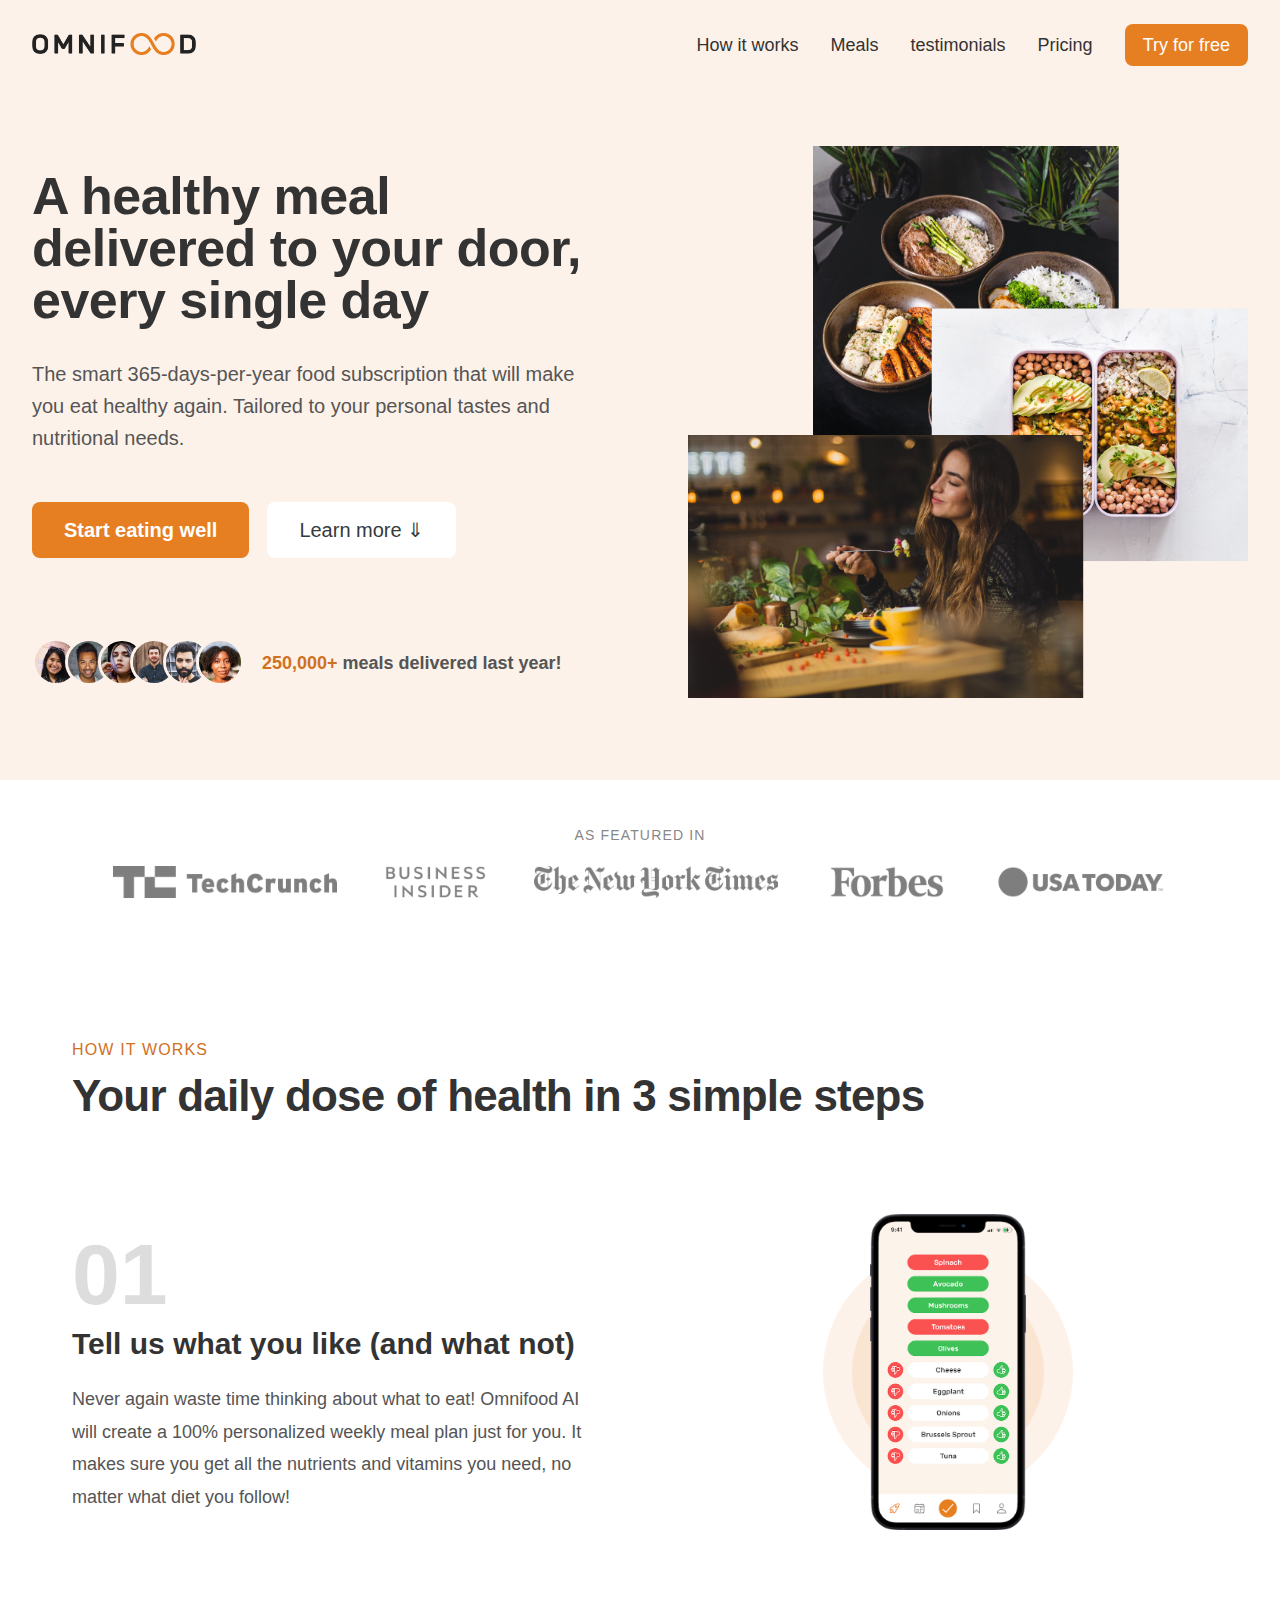
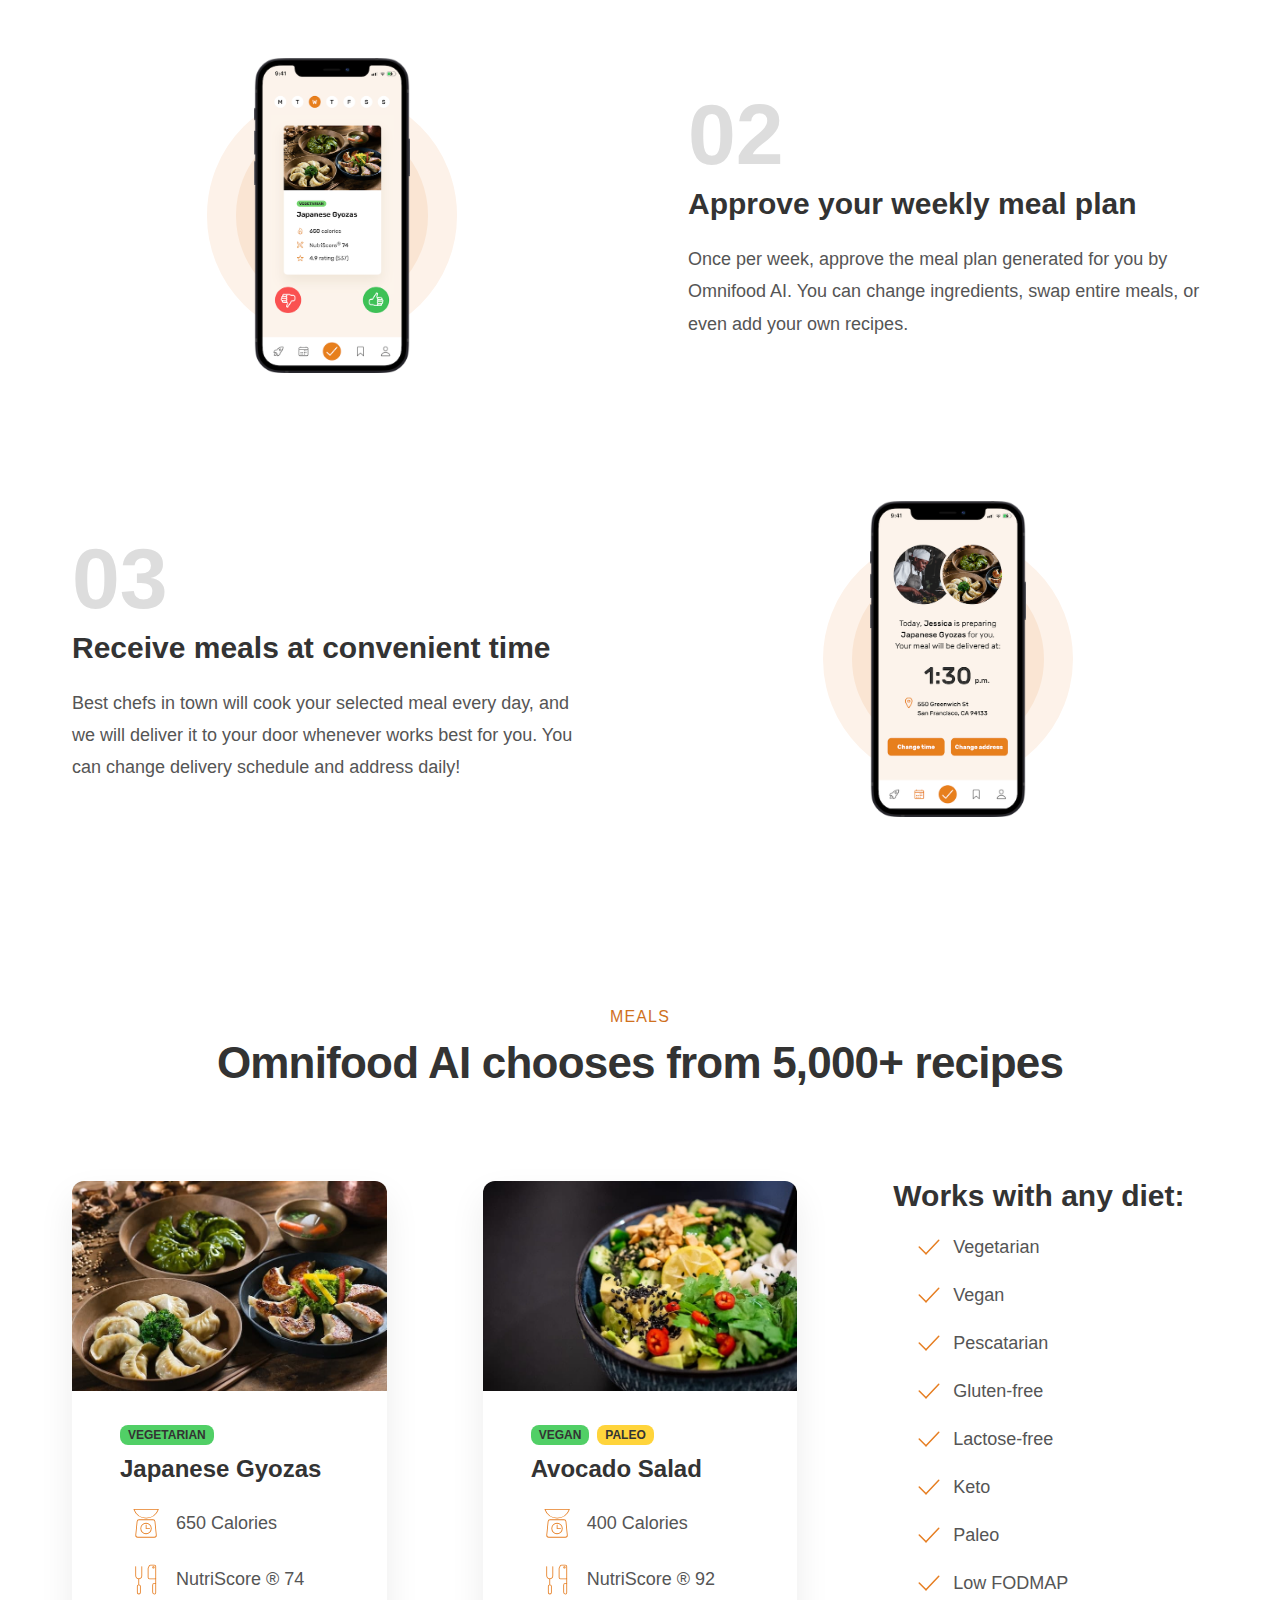
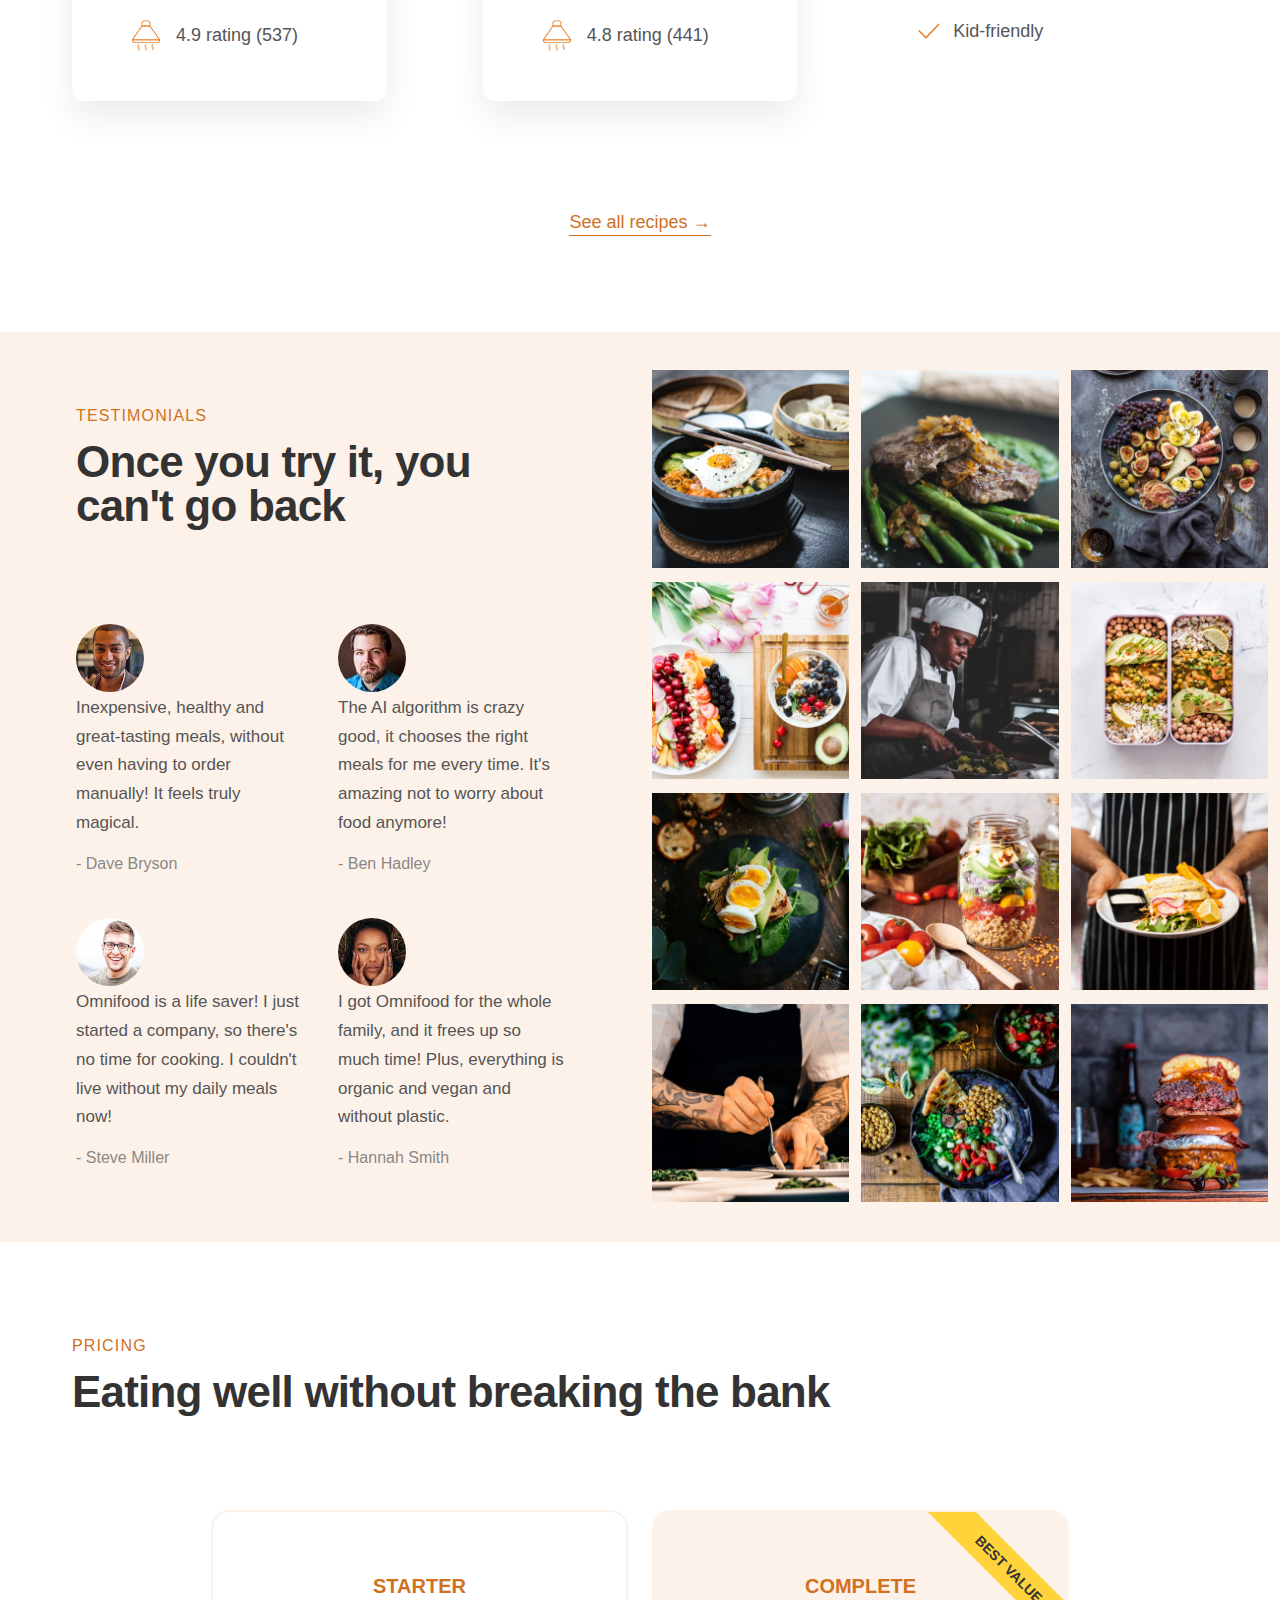
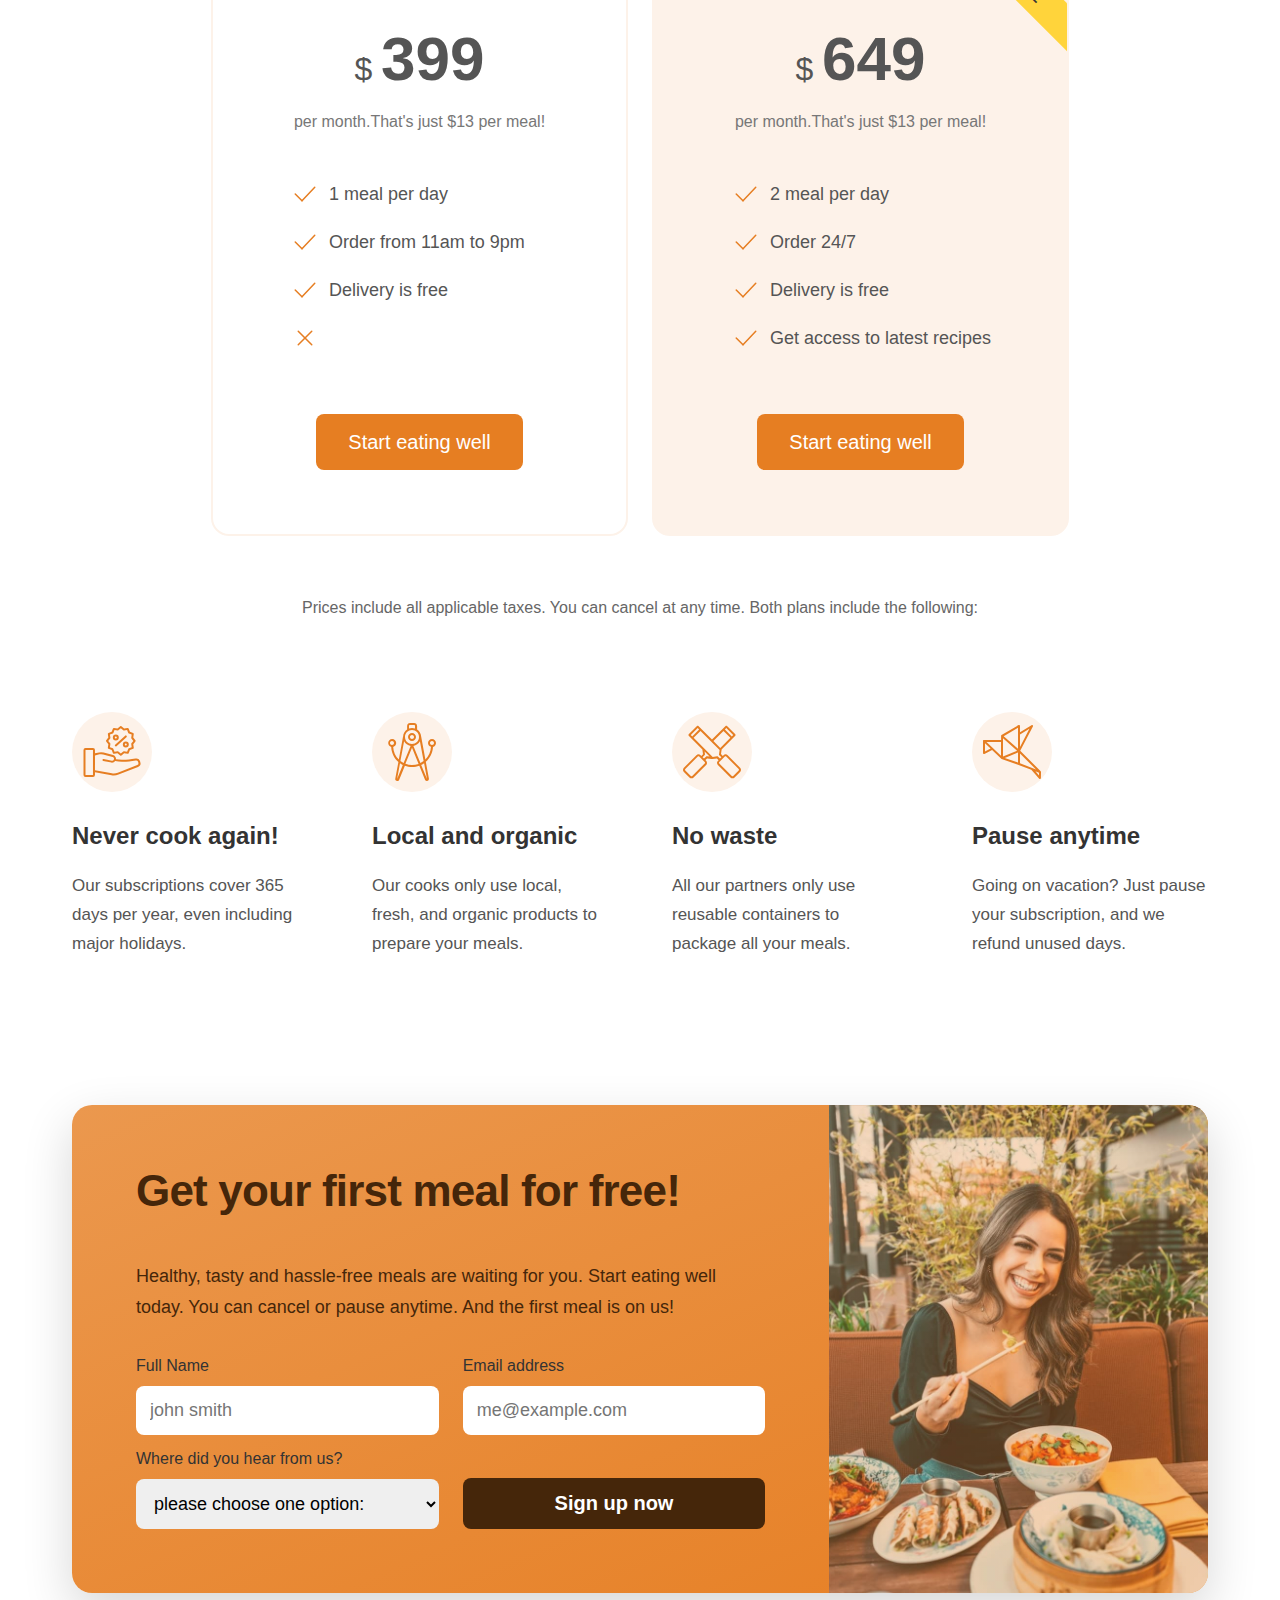
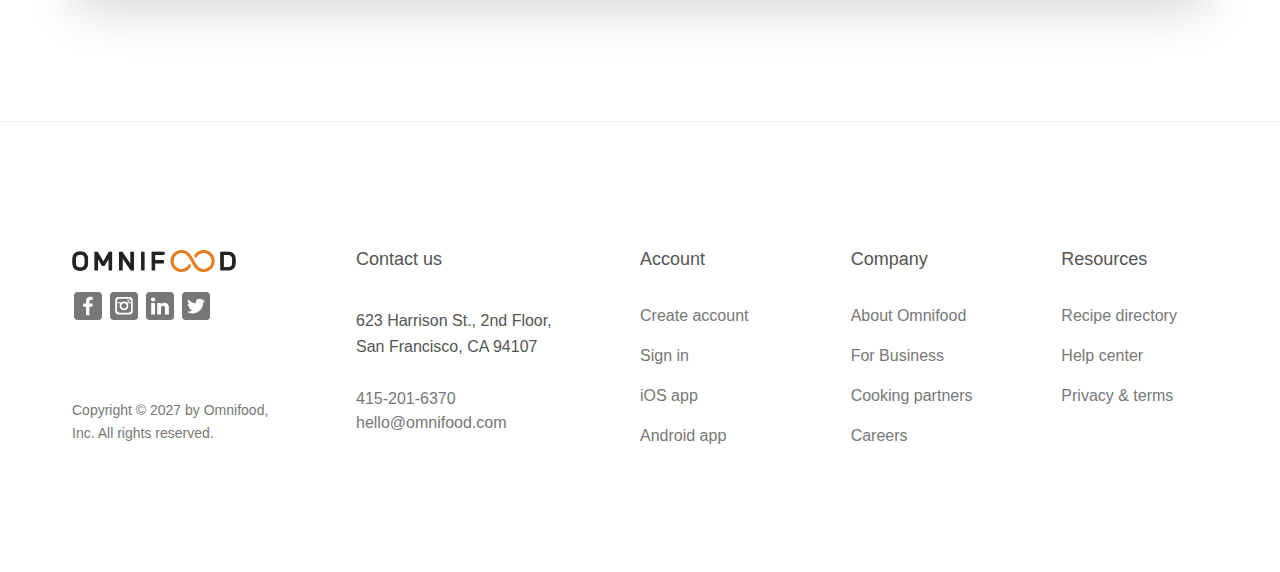
<file: index.html>
<!DOCTYPE html>
<html lang="en">
  <head>
    <meta charset="UTF-8" />
    <meta http-equiv="X-UA-Compatible" content="IE=edge" />
    <meta name="viewport" content="width=device-width, initial-scale=1.0" />
    <title>ominfood</title>
    <link rel="stylesheet" href="css/general.css" media="screen" type="text/css" />
    <link rel="stylesheet" href="css/style.css" media="screen" type="text/css" />
    <link rel="stylesheet" href="css/queries.css" media="screen" type="text/css" />
  </head>
  <body>
    <header class="nav">
      <div  class="nav-box">
        <a href="#"> <img class="logo-img" src="img/omnifood-logo.png" alt="omnifood logo"></a>
    <nav class="nav-bar">
      <ul class="navigation">
        <li><a class="nav-link"  href="#how"> How it works</a></li>
        <li><a  class="nav-link"href="#meals"> Meals</a></li>
        <li><a class="nav-link" href="#testimonials"> testimonials</a></li>
        <li><a class="nav-link" href="#price"> Pricing</a></li>
        <li><a class=" btn--free btn" href="#ctn"> Try for free</a></li>
      </ul>
       <img class="close-icon" src="img/svg/close-circle-svgrepo-com.svg" alt="">
    </nav>

      <img class="menu-icon" src="img/svg/menu-burger-horizontal-svgrepo-com.svg" alt="">
     
    </div>
  </div>
  </header>
    <main>

      
    <section class="hero-section">
      <div class="hero-inner-box">
        <div class="hero-text-box">
          <h1 class="primary-heading">
            A healthy meal delivered to your door, every single day
          </h1>
          <p class="hero--text">
            The smart 365-days-per-year food subscription that will make you eat
            healthy again. Tailored to your personal tastes and nutritional needs.
            <!--  We have delivered 250,000+ meals last year! -->
          </p>
          <div class="hero-link-box">
            <a href="#ctn" class="btn btn--main">Start eating well</a>
            <a href="#how" class="btn btn--less">Learn more &dArr;</a>
          </div>

          <div class = "customer-photos">
             <div>
            <img src="img/customers/customer-1.jpg" class="cust-photos" alt="a customer photo">
            <img src="img/customers/customer-2.jpg" class="cust-photos" alt="a customer photo">
            <img src="img/customers/customer-3.jpg" class="cust-photos" alt="a customer photo">
            <img src="img/customers/customer-4.jpg" class="cust-photos" alt="a customer photo">
            <img src="img/customers/customer-5.jpg" class="cust-photos" alt="a customer photo">
            <img src="img/customers/customer-6.jpg" class="cust-photos" alt="a customer photo">
            </div>
            <span class="photo-text"><span class="number">250,000+</span> meals delivered last year!</span>
            
          </div>
        </div>
        <div class="image-box">
        <img src="img/hero.png" alt="a girl eating,some foods" />
      </div>
    </section>
      <section class="featured-section">
        <div class="container">
       <h2 class="featured-heading">as featured in</h2>
       <div class="featured-list">
        <img class="feature-img" src="img/logos/techcrunch.png" alt="techcrunch">
      
        <img class="feature-img" src="img/logos/business-insider.png" alt="business insider">
        <img class="feature-img" src="img/logos/the-new-york-times.png" alt="the new york times.png">
        <img class="feature-img" src="img/logos/forbes.png" alt="forbes">
        <img class="feature-img" src="img/logos/usa-today.png" alt="usa-today">
       </div>
      </div>
      </section>
      <section id="how" class="how-section">
        <div class="container">
        <p class="subheading subheading-primeColor">how it works</p>
        <h2 class="secondary-heading ">
          Your daily dose of health in 3 simple steps
        </h2>
        <div class="grid grid-col-2">
        
        <div class="how-text">
          <p  class="how-number">01</p>
          <h3 class="teritary-heading ">Tell us what you like (and what not)</h3>
        <p class="how-text-discription">Never again waste time thinking about what to eat! Omnifood AI will create a 100% personalized weekly meal plan just for you. It makes sure you get all the nutrients and vitamins you need, no matter what diet you follow!
        </p></div>
        <div class="how-img-box">
        <img class="how-img" src="img/app/app-screen-1.png" alt="app screen 1">
      </div>
      <div div class="how-img-box">
        <img class="how-img"  src="img/app/app-screen-2.png" alt="">
      </div>
         <div class="how-text">
          <p  class="how-number">02</p>
          <h3 class="teritary-heading "> Approve your weekly meal plan</h3>
        <p class="how-text-discription">
          Once per week, approve the meal plan generated for you by Omnifood AI. You can change ingredients, swap entire meals, or even add your own recipes.
        </p></div>
      
        <div class="how-text">
          <p class="how-number">03</p>
          <h3 class="teritary-heading ">Receive meals at convenient time</h3>
        <p class="how-text-discription"> Best chefs in town will cook your selected meal every day, and we will deliver it to your door whenever works best for you. You can change delivery schedule and address daily!
        </p>
      </div>
      <div div class="how-img-box">
      <img class="how-img" src="img/app/app-screen-3.png" alt="">
    </div>
     </div>
    </div>
      </section>
      <section id="meals" class="meal-section">
      <div class="container ">
        <p class="subheading centering">meals</p>
        <h2 class="secondary-heading centering">Omnifood AI chooses from 5,000+ recipes</h2>
      <div class="grid grid-col-3">
        <div class="meal--box">
            <img  class="meal-img" src="img/meals/meal-1.jpg" alt="">
          <div class="meal-discription">
            <p class="tag tag--green">Vegetarian</p>
            <h2 class="quaternary-heading">Japanese Gyozas</h2>
            <ul class="details">
              <li> <img class="svg-logo" src="img/svg/kitchen-machine-scale-svgrepo-com.svg" alt=""><span>650 Calories</span> </li>
              <li><img class="svg-logo" src="img/svg/and-fork-kitchen-svgrepo-com.svg" alt=""><span> NutriScore &REG; 74</span></li>
              <li><img class="svg-logo" src="img/svg/extractor-fan-kitchen-svgrepo-com.svg" alt="">
              <span>4.9 rating (537)</span> </li>
            </ul>
          </div>
        </div>
        <div class="meal--box">
            <img class="meal-img" src="img/meals/meal-2.jpg" alt="">
          <div class="meal-discription">
            <span class="tag tag--green ">Vegan</span><span class="tag tag--yellow
              "> Paleo</span>
            <h2 class="quaternary-heading"> Avocado Salad</h2>
            <ul class="details">
              <li><img class="svg-logo" src="img/svg/kitchen-machine-scale-svgrepo-com.svg" alt=""><span>400 Calories</span> </li>
              <li><img class="svg-logo" src="img/svg/and-fork-kitchen-svgrepo-com.svg" alt=""><span> NutriScore &REG; 92</span></li>
              <li><img class="svg-logo" src="img/svg/extractor-fan-kitchen-svgrepo-com.svg" alt=""><span>4.8 rating (441)</span> </li>
            </ul>
          </div>
        </div>
        <div class="diets">
            <h2 class="teritary-heading">Works with any diet:</h2>
            <ul class="details detail-2 ">
              <li><img class="tick" src="img/svg/tick-svgrepo-com.svg" alt=""><span> Vegetarian</span></li>
              <li><img class="tick" src="img/svg/tick-svgrepo-com.svg" alt=""> <span>Vegan</span> </li>
              <li><img class="tick" src="img/svg/tick-svgrepo-com.svg" alt=""> <span>Pescatarian</span> </li>
              <li><img class="tick" src="img/svg/tick-svgrepo-com.svg" alt=""><span>Gluten-free</span> </li>
              <li><img class="tick" src="img/svg/tick-svgrepo-com.svg" alt=""><span>Lactose-free</span> </li>
              <li><img class="tick" src="img/svg/tick-svgrepo-com.svg" alt=""><span>Keto</span> </li>
              <li><img class="tick" src="img/svg/tick-svgrepo-com.svg" alt=""><span>Paleo</span> </li>
              <li><img class="tick" src="img/svg/tick-svgrepo-com.svg" alt=""><span>Low FODMAP</span> </li>
              <li><img class="tick" src="img/svg/tick-svgrepo-com.svg" alt=""><span>Kid-friendly</span> </li>
            </ul>
        </div>
        </div>
        <div class="centering">
        <a class="meal-link" href="#">See all recipes &rarr;</a>
      </div>
        </div>
        </section>

        <section id="testimonials" class="testimonial-gallary--section">
         
            <div class="grid grid-col-2 grid-gap">
              <div class="testimonial-column">
               <span class="subheading">TESTIMONIALS</span>
               <h2 class="secondary-heading">Once you try it, you can't go back</h2>
              <div class="grid-testimonial">
             <div class="testimonial">
              <img class="author-img" src="img/customers/dave.jpg" alt="">
              <blockquote class="author-quote">Inexpensive, healthy and great-tasting meals, without even having to order manually! It feels truly magical.</blockquote>
              <p class="author">&dash; Dave Bryson</p>
             </div>
             <div class="testimonial">
              <img class="author-img" src="img/customers/ben.jpg" alt="">
              <blockquote class="author-quote">
                The AI algorithm is crazy good, it chooses the right meals for me every time. It's amazing not to worry about food anymore! 
              </blockquote>
              <p class="author">&dash; Ben Hadley</p>
             </div>
             <div class="testimonial">
              <img class="author-img" src="img/customers/steve.jpg" alt="">
              <blockquote class="author-quote">Omnifood is a life saver! I just started a company, so there's no time for cooking. I couldn't live without my daily meals now!</blockquote>
              <p class="author">&dash; Steve Miller</p>
             </div>
             <div class="testimonial">
              <img class="author-img" src="img/customers/hannah.jpg" alt="">
              <blockquote class="author-quote">I got Omnifood for the whole family, and it frees up so much time! Plus, everything is organic and vegan and without plastic.
              </blockquote>
              <p class="author">&dash; Hannah Smith</p>
             </div>
            </div>
          </div>

             
                         

              <div class="gallary-column">
                <div class="grid-gallary">
                  <figure><img class="gallary-img" src="img/gallery/gallery-1.jpg" alt=""></figure>
                  <figure><img class="gallary-img" src="img/gallery/gallery-2.jpg" alt=""></figure>
                  <figure><img class="gallary-img" src="img/gallery/gallery-3.jpg" alt=""></figure>
                  <figure><img class="gallary-img" src="img/gallery/gallery-4.jpg" alt=""></figure>
                  <figure><img class="gallary-img" src="img/gallery/gallery-5.jpg" alt=""></figure>
                  <figure><img class="gallary-img" src="img/gallery/gallery-6.jpg" alt=""></figure>
                  <figure><img class="gallary-img" src="img/gallery/gallery-7.jpg" alt=""></figure>
                  <figure> <img class="gallary-img" src="img/gallery/gallery-8.jpg" alt=""></figure>
                  <figure><img class="gallary-img" src="img/gallery/gallery-9.jpg" alt=""></figure>
                  <figure> <img class="gallary-img" src="img/gallery/gallery-10.jpg" alt=""></figure>
                   <figure><img class="gallary-img" src="img/gallery/gallery-11.jpg" alt=""></figure>
                    <figure><img class="gallary-img" src="img/gallery/gallery-12.jpg" alt=""></figure>
                    
                </div>
              </div>
    
        </section>
        <section id="price" class="price-section">

          <div class="container">
            <span class="subheading">pricing</span>
            <h2 class="secondary-heading">Eating well without breaking the bank</h2>
            <div class="grid grid-col-2 grid-gap">
              <div class="price-box starter">
                <div class="centering">
                <p class="price-heading">Starter</p>
                <span class="dollar">$&nbsp;</span><span class ="price">399</span>
                 <p class="price-description">per month.That's just $13 per meal! </p>
                </div>
                 <ul class="price-detail">
                  <li class="price-list"><img class="tick" src="img/svg/tick-svgrepo-com.svg" alt=""> <span>1 meal per day</span> </li>
                  <li class="price-list"><img class="tick" src="img/svg/tick-svgrepo-com.svg" alt=""><span> Order from 11am to 9pm</span> </li>
                  <li class="price-list"><img class="tick" src="img/svg/tick-svgrepo-com.svg" alt=""> <span> Delivery is free</span>
                  </li>
                  <li class="price-list"><img class="tick" src="img/svg/cancel-close-delete-svgrepo-com.svg" alt=""> 
                  </li>
                 </ul>
                 <div class="centering">
                 <a class="btn" href="#ctn">Start eating well</a>
                </div>
              </div>
              <div class="price-box">
                  <div class="centering">
                <p class="price-heading">Complete</p>
                <span class="dollar">$&nbsp;</span><span class ="price">649</span>
                <p class="price-description">per month.That's just $13 per meal! </p>
                    </div>
                 <ul class="price-detail">
                  <li class="price-list"><img class="tick" src="img/svg/tick-svgrepo-com.svg" alt=""> <span>2 meal per day</span> </li>
                  <li class="price-list"><img class="tick" src="img/svg/tick-svgrepo-com.svg" alt="">
                    <span> Order 24/7</span></li>
                  <li class="price-list"><img class="tick" src="img/svg/tick-svgrepo-com.svg" alt="">Delivery is free
                  </li>
                  <li class="price-list"><img class="tick" src="img/svg/tick-svgrepo-com.svg" alt=""> <span>Get access to latest recipes</span> </li>
                 </ul>
                 <div class="centering">
                 <a class="btn" href="#ctn">Start eating well</a>
                </div>
             </div>    
            </div>
            <!-- <div class="container"> -->
            <h2 class=" feature-heading centering">Prices include all applicable taxes. You can cancel at any time. Both plans include the following: </h2>
            <div class="feature-box">
              <div class="feature">
                 <div class="img-box">
                 <img class="svg-icon" src="img/svg/discount-promo-ecommerce-svgrepo-com.svg" alt=""></div>
                <h3 class="quaternary-heading">Never cook again!</h3>
                <p class="feature-description">Our subscriptions cover 365 days per year, even including major holidays.</p>
              </div>
              <div class="feature">
                <div class="img-box">
                <img class="svg-icon" src="img/svg/craft-compass-tool-svgrepo-com.svg" alt=""></div>
                <h3 class="quaternary-heading">Local and organic</h3>
                  <p class="feature-description">Our cooks only use local, fresh, and organic products to prepare your meals.</p>
              </div>
              <div class="feature">
                 <div class="img-box">
               <img class="svg-icon" src="img/svg/craft-wood-chisel-svgrepo-com.svg" /></div>
              <h3 class="quaternary-heading">No waste</h3>
               <p class="feature-description">All our partners only use reusable containers to package all your meals. </p>
              </div>
              <div class="feature">
                 <div class="img-box">
                 <img class="svg-icon" src="img/svg/craft-orgami-folding-paper-svgrepo-com.svg" alt=""></div>
                <h3 class="quaternary-heading">Pause anytime</h3>
                 <p class="feature-description"> Going on vacation? Just pause your subscription, and we refund unused days.</p>
              </div>
            </div>
          </div>
        </div>
        </section>

        <section id="ctn" class="ctn-section">
        <div class="container">
         <div class="sign-up-grid container-color">
          <div class="sign-up-box">
            <h2 class="secondary-heading heading-color margin-buttom-md">
              Get your first meal for free!
            </h2>
            <p class="ctn-text">
              Healthy, tasty and hassle-free meals are waiting for you. Start eating well today. You can cancel or pause anytime. And the first meal is on us!
            </p>
            <form class="form-grid" action="">
              <div class="name-form">
              <label for="full-name">Full Name</label>
              <input id="full-name" type="text" placeholder="john smith">
            </div>
             <div class="email-form">
              <label for="email">Email address</label>
              <input id="email" type="text" placeholder="me@example.com">
             </div>
             <div class="quest-form">
              <label for="quest">Where did you hear from us?</label>
               <select name="quest-form" id="quest">
                <option value="">please choose one option:</option>
                <option value="friends">friends and family</option>
                <option value="youtube">youtube video</option>
                <option value="podcast">podcast</option>
                <option value="facebookAd">facebook ad</option>
                <option value="other">other</option>
               </select>
             </div>
        
                <button class="btn btn-action">Sign up now</button>

            </form>

          </div>
           <div class="ctn-img" role="img" aria-label="a women eating"> </div>
          </div>
        </div>
        </section>
  </main>
  <footer class="footer">
    
    <div class="grid footer-grid container">
      <div class="footer-logo-copyright">
        
        <a class="social-logo" href="#"><img class="logo-img" src="img/omnifood-logo.png" alt="omnifood logo"></a>
        <div class="social-media">
       <a class="social-logo" href="www.facebook.com"><img src="img/svg/facebook-internet-media-svgrepo-com.svg" alt=""></a>
       <a class="social-logo" href="#"><img src="img/svg/instagram-internet-media-svgrepo-com (1).svg" alt=""></a>
       <a class="social-logo" href="#"><img src="img/svg/internet-linkedln-media-svgrepo-com.svg" alt=""></a>
       <a class="social-logo" href="#"><img src="img/svg/internet-media-social-4-svgrepo-com.svg" alt=""></a></div>
        <p class="copyright">Copyright © 2027 by Omnifood, Inc. All rights reserved.</p>
    </div>
    <div class="contacts">
      <h2 class = "nav-heading">Contact us</h2>
      <address class="contact-address">623 Harrison St., 2nd Floor, San Francisco, CA 94107</address>
      <a class="nav-links margin-buttom-sm" href="tel:415-201-6370">415-201-6370</a>
      <a class="nav-links " href="mailto:hello@omnifood.com">hello@omnifood.com</a>
    </div>
    <nav class="nav-footer">
      <h1 class = "nav-heading">Account</h1>
      <ul class="nav-link-list">
        <li><a class="nav-links" href="#"> Create account</a></li>
        <li><a class="nav-links" href="#">Sign in</a></li>
        <li><a class="nav-links" href="#">iOS app</a></li>
        <li><a class="nav-links" href="#"> Android app</a></li>
      </ul>
    </nav>
    
    <nav class="nav-footer">
      <h1 class = "nav-heading">Company</h1>
      <ul  class="nav-link-list">
        <li><a class="nav-links" href="#">About Omnifood</a></li>
        <li><a class="nav-links" href="#">For Business</a></li>
        <li><a class="nav-links" href="#">Cooking partners</a></li>
        <li><a class="nav-links" href="#">Careers</a></li>
      </ul>  
    </nav>
   
  
    <nav class="nav-footer">
      <h1 class = "nav-heading">Resources</h1>
      <ul class="nav-link-list">
        <li><a class="nav-links" href="#">  Recipe directory</a></li>
        <li><a class="nav-links" href="#">Help center</a></li>
        <li><a class="nav-links" href="#">Privacy & terms</a></li>
      </ul>
    </nav>
  </footer>
  <script src="script.js"></script>
  </body>
</html>
</file>
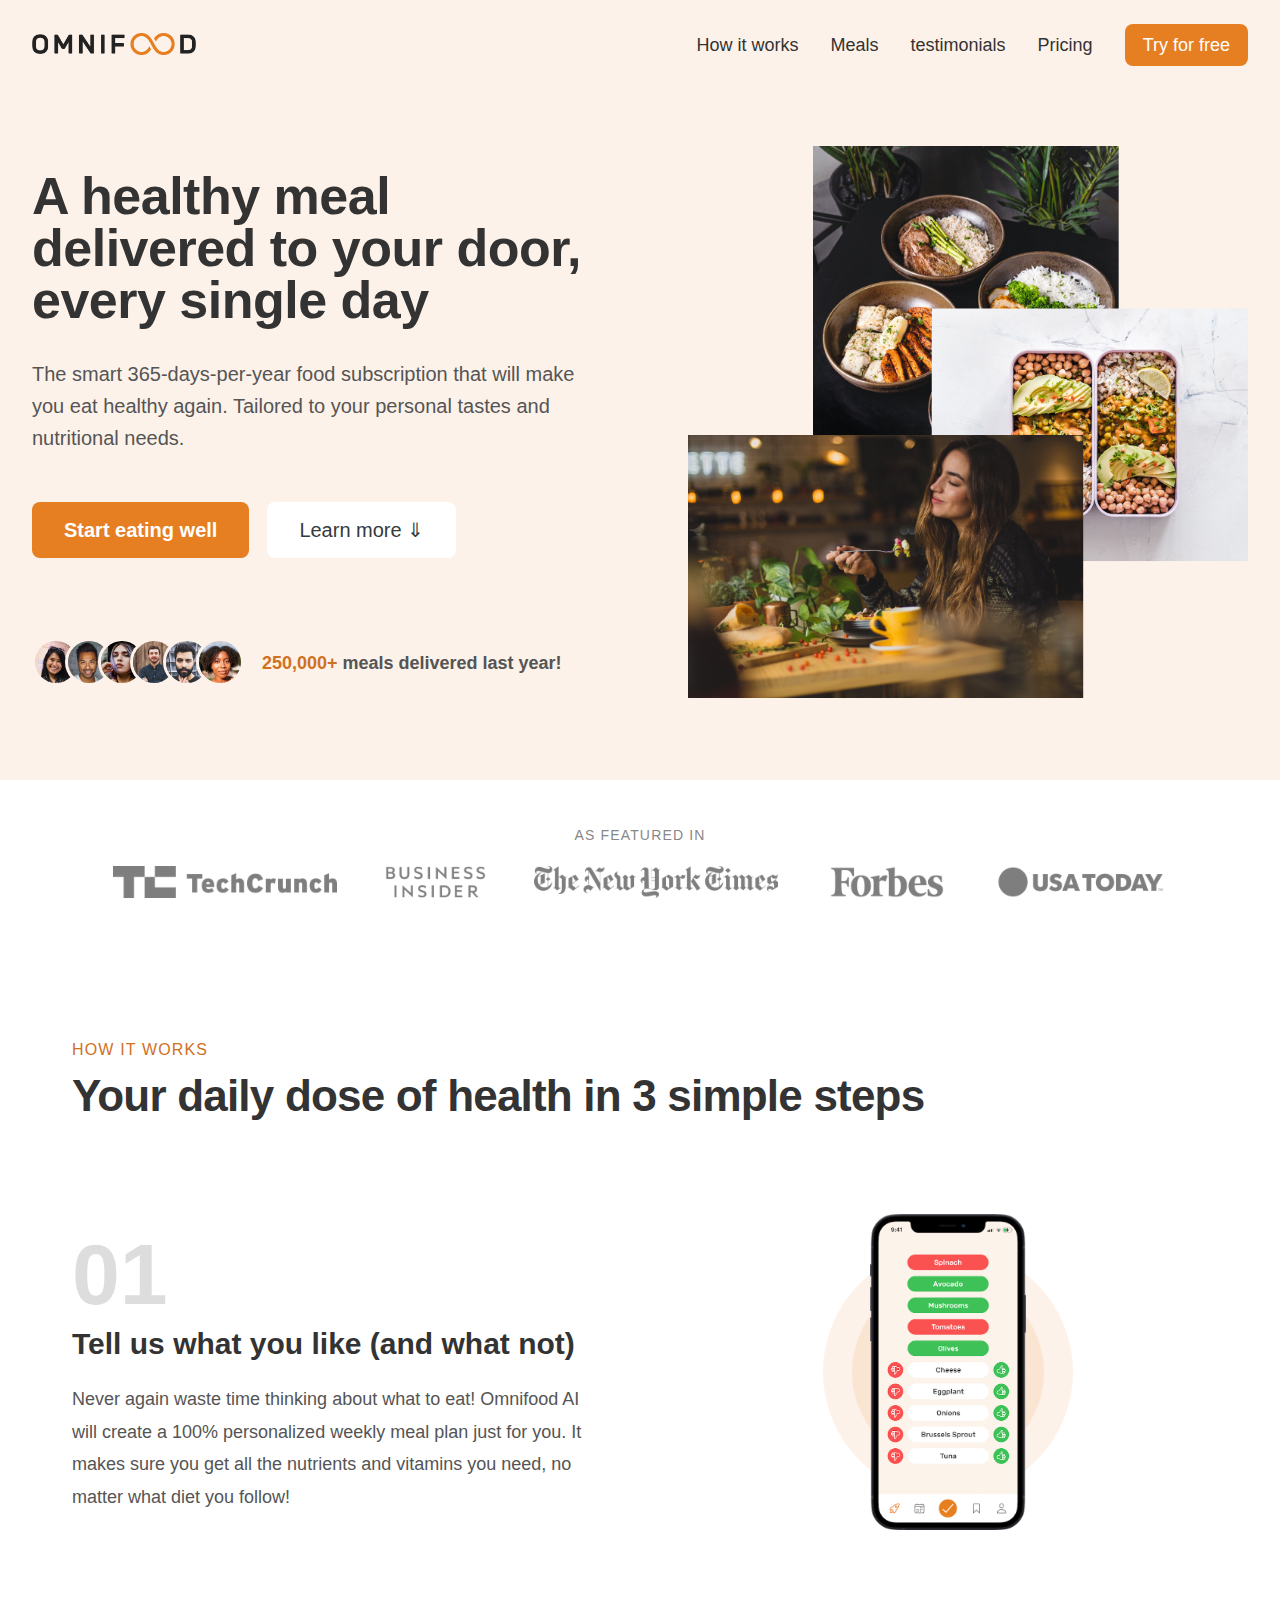
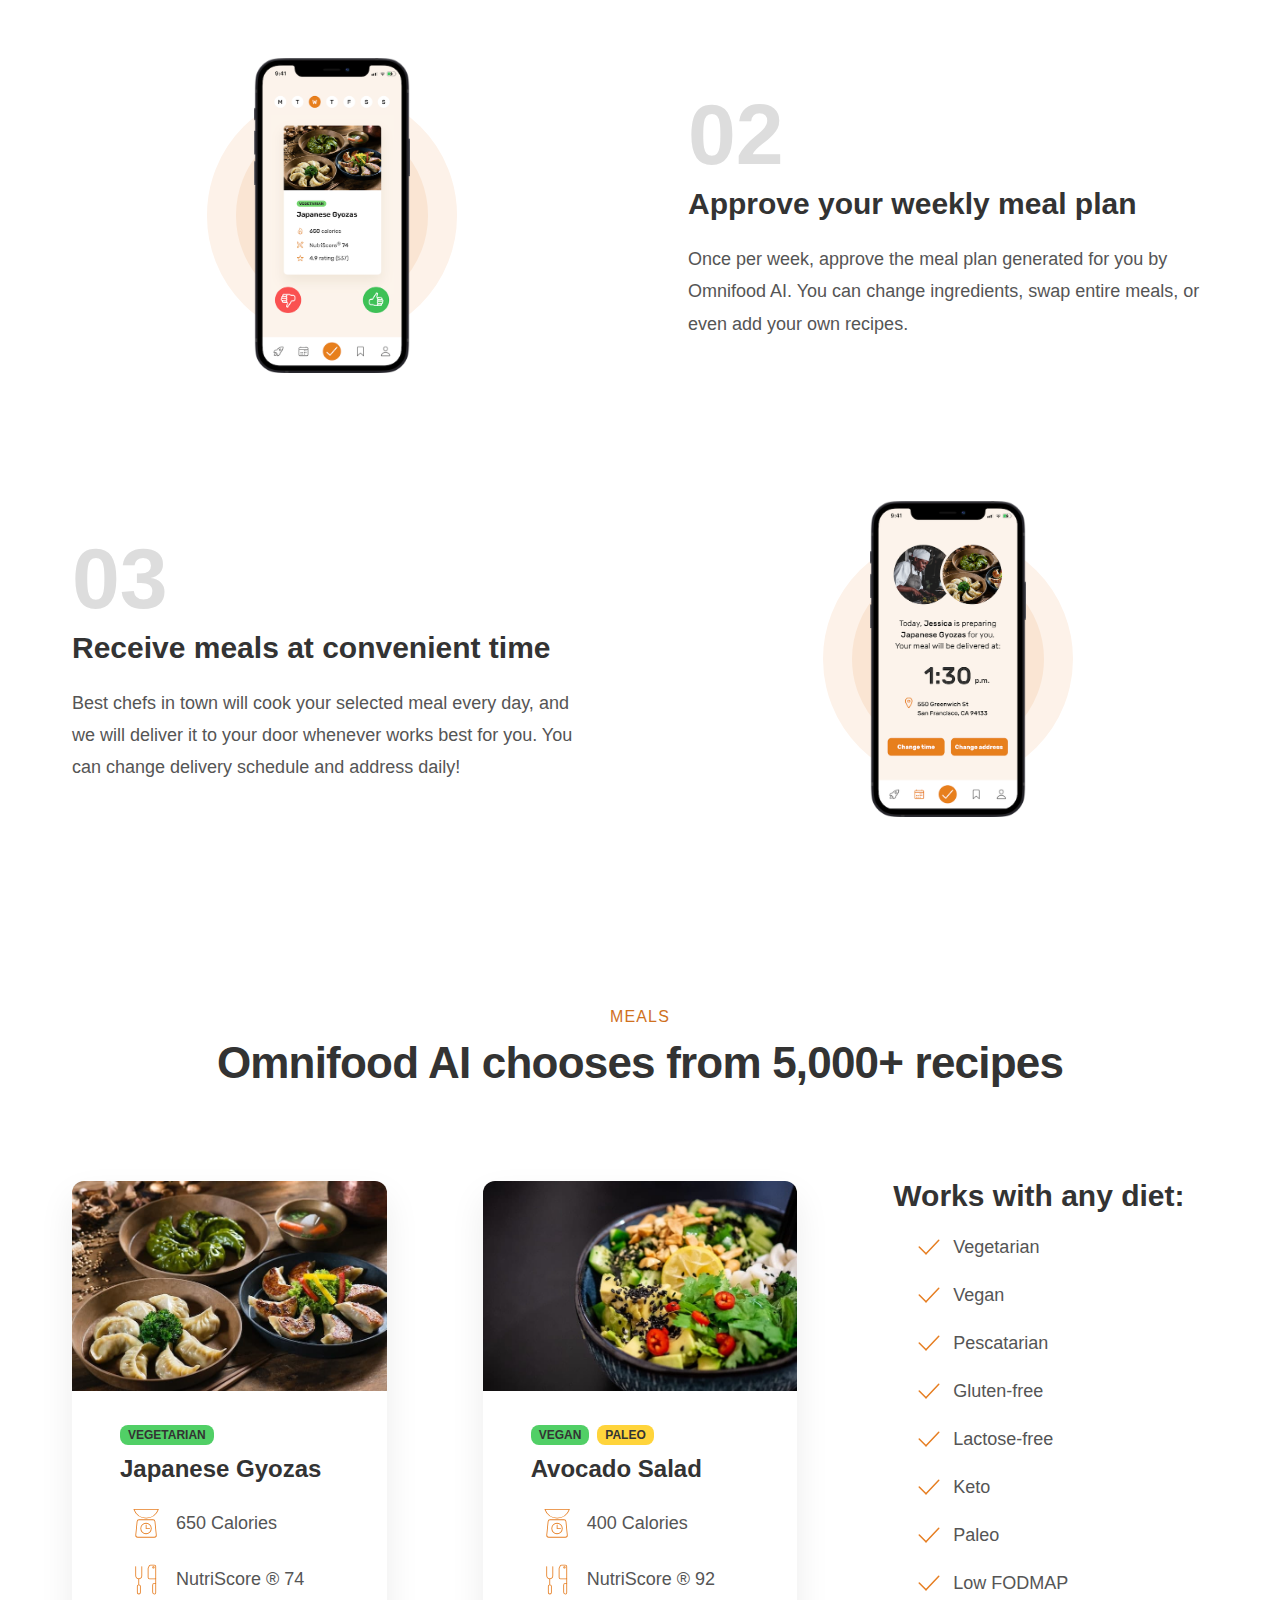
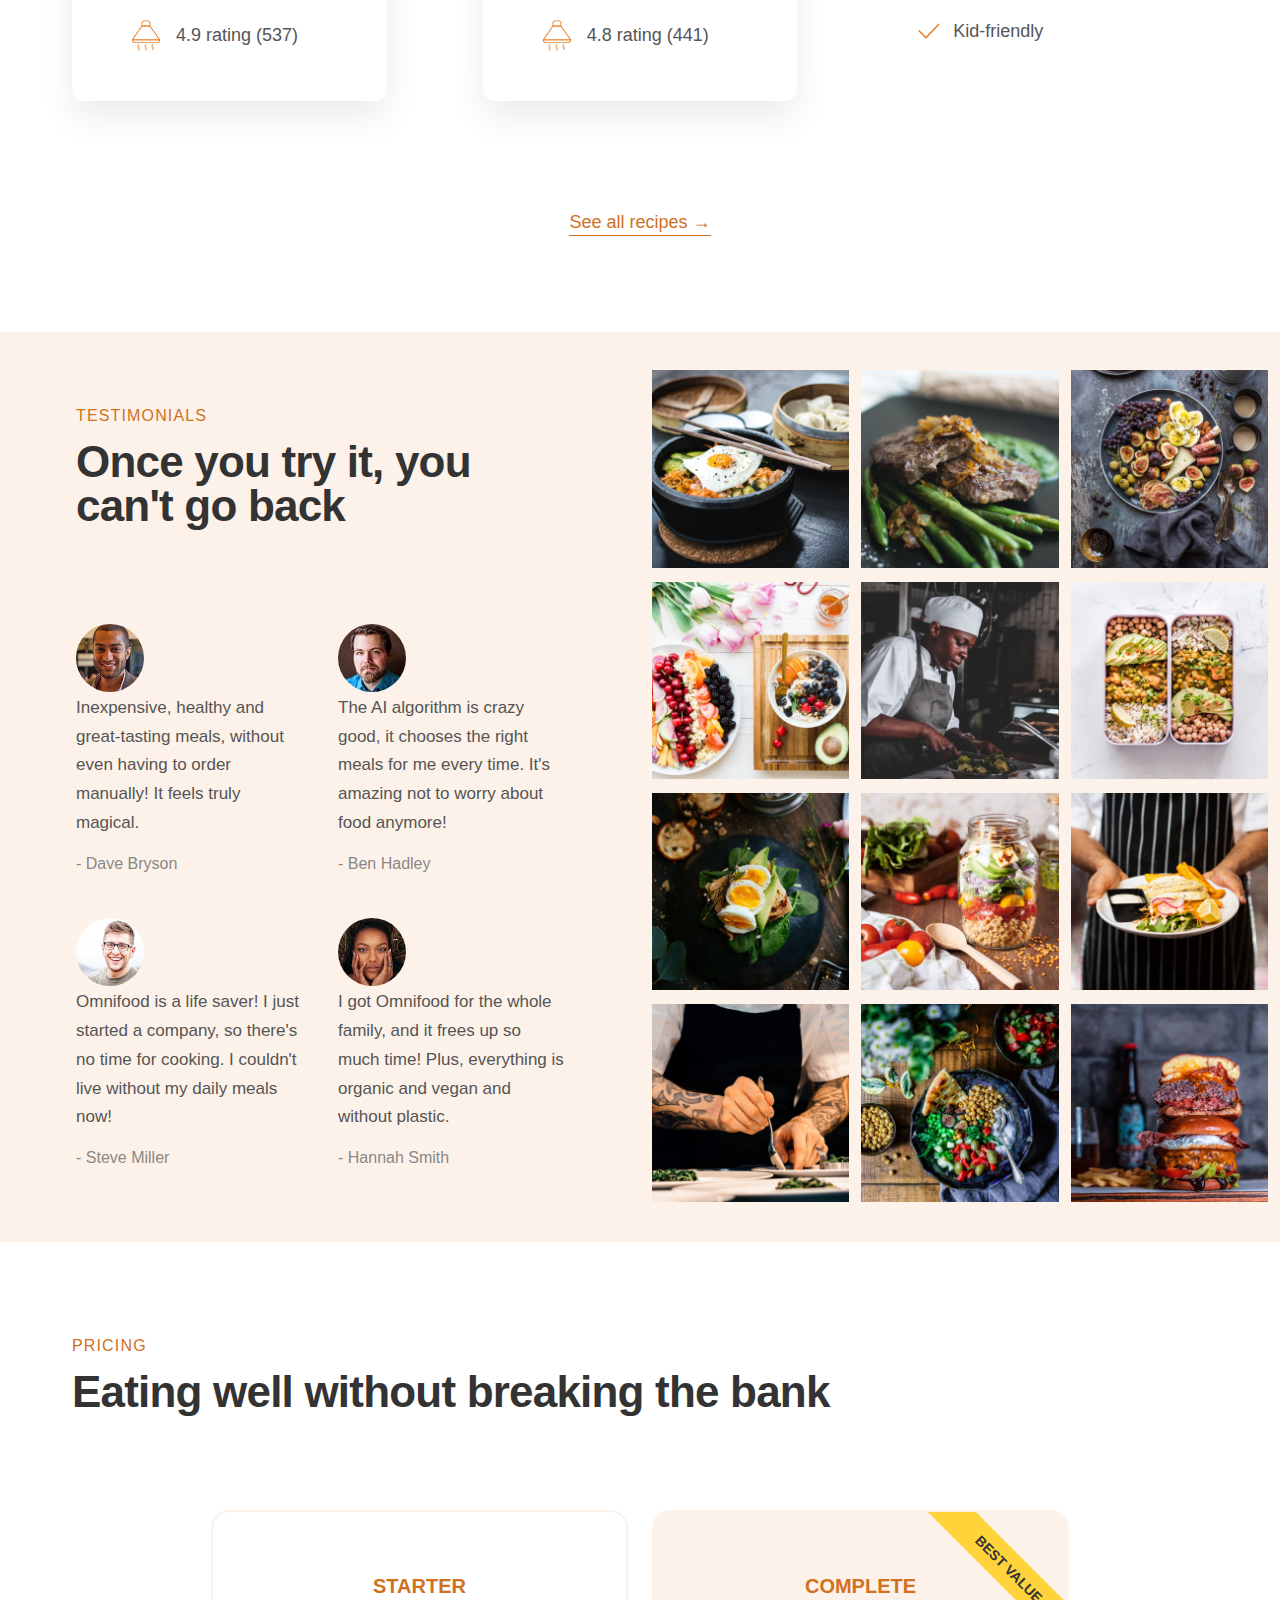
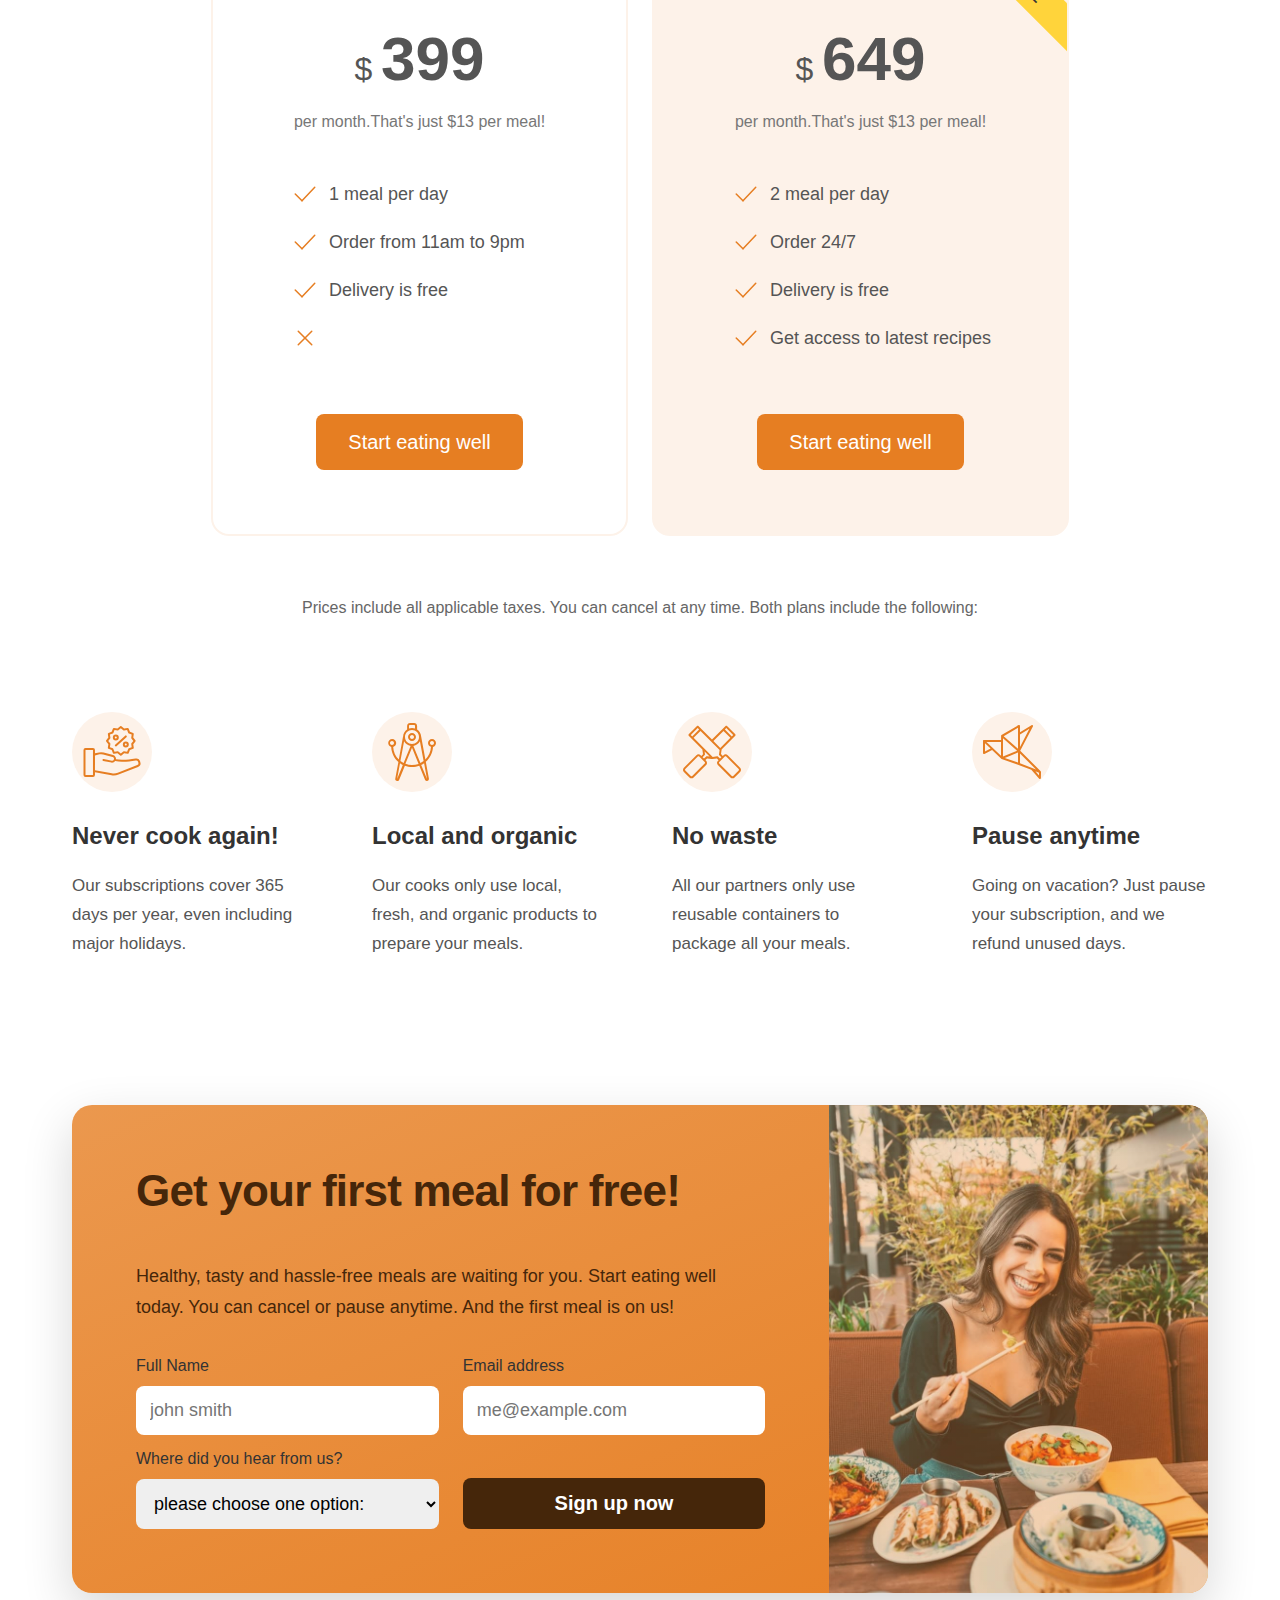
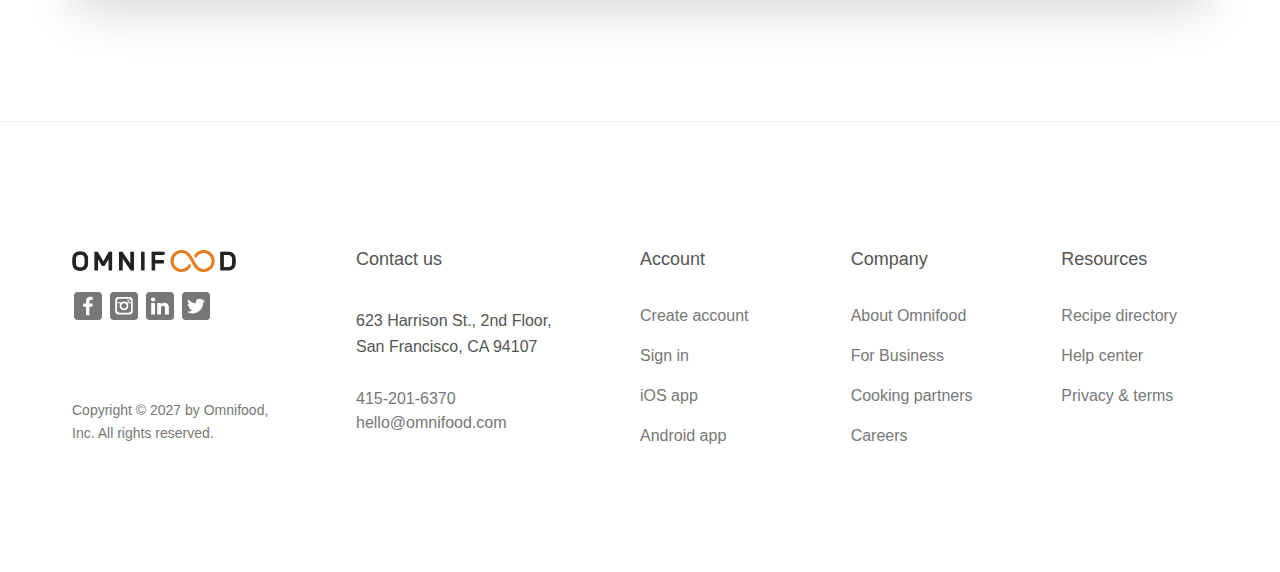
<file: ominfood/index2.html>
<!DOCTYPE html>
<html lang="en">
  <head>
    <meta charset="UTF-8" />
    <meta http-equiv="X-UA-Compatible" content="IE=edge" />
    <meta name="viewport" content="width=device-width, initial-scale=1.0" />
    <title>ominfood</title>
   <style>
   * {
  margin: 0;
  padding: 0;
  box-sizing: border-box;
}
/*
      SPACING SYSTEM (px)
      2 / 4 / 8 / 12 / 16 / 24 / 32 / 48 / 64 / 80 / 96 / 128
      FONT SIZE SYSTEM (px)
      10 / 12 / 14 / 16 / 18 / 20 / 24 / 30 / 36 / 44 / 52 / 62 / 74 / 86 / 98
      */
/* 
      MAIN COLOR: #e67e22
      tint::#cf711f
      light:#fdf2e9

      GREY COLOR: #333,#555
      */

*:focus {
  outline: none;
  box-shadow: 0 0 0 5px #fdf;
}

html {
  font-size: 62.5%;
  overflow-x: hidden;
}
body {
  overflow-x: hidden;
  color: #333;
  line-height: 1;
  font-family: sans-serif;
}

.container {
  max-width: 120rem;
  margin: 0 auto;
  padding: 0 3.2rem;
}
.grid {
  display: grid;
  column-gap: 9.6rem;
  row-gap: 12.8rem;
}

.grid:not(:last-child) {
  margin-bottom: 6.4rem;
}

.grid-col-2 {
  grid-template-columns: repeat(2, 1fr);
}
.grid-col-3 {
  grid-template-columns: repeat(3, 1fr);
}
.grid-col-4 {
  grid-template-columns: repeat(4, 1fr);
}
.grid-col-5 {
  grid-template-columns: repeat(5, 1fr);
}
.btn,
.btn:link,
.btn:visited {
  font-size: 2rem;
  padding: 1.8rem 3.2rem;
  border-radius: 0.8rem;
  text-decoration: none;
  transition: all 0.6s;
  display: inline-block;
  color: #fff;
  background-color: #e67e22;
}
.btn:hover,
.btn:active {
  background-color: #cf711f;
}

.secondary-heading {
  font-size: 4.4rem;
  letter-spacing: -0.8px;
  margin-bottom: 9.6rem;
}

.subheading {
  display: block;
  color: #cf711f;
  font-size: 1.6rem;
  text-transform: uppercase;
  letter-spacing: 1.15px;
  margin-bottom: 1.6rem;
}
.teritary-heading {
  font-size: 3rem;
  margin-bottom: 2.4rem;
}
.quaternary-heading {
  font-size: 2.4rem;
  margin-bottom: 2.4rem;
}

.centering {
  text-align: center;
}
.margin-buttom-md {
  margin-bottom: 4.8rem;
}
.margin-buttom-sm {
  display: inline-block;
  margin-bottom: 0.8rem;
}
.tag {
  display: inline-block;
  font-size: 1.2rem;
  font-weight: 600;
  text-transform: uppercase;
  color: #333;
  margin-bottom: 1.2rem;
  border-radius: 0.8rem;
  padding: 0.4rem 0.8rem;
}
.sticky .nav {
  background-color: rgba(255, 255, 255, 0.6);
  padding: 1.8rem 3.2rem;
  width: 100%;
  position: fixed !important;
  z-index: 2;
  box-shadow: 0 1.2rem 2.4rem 0 rgb(0, 0, 0, 0.04);
  backdrop-filter: blur(10px);
}
.sticky .open-nav {
  backdrop-filter: none;
}

.sticky .hero-section {
  margin-top: 6.6rem;
}
/* ########## header navagtion ######## */
.nav {
  background-color: #fdf2e9;
  padding: 2.4rem 3.2rem 0;
}
.nav-box {
  display: flex;
  justify-content: space-between;
  align-items: center;
  margin: 0 auto;
  max-width: 125rem;
}
.navigation {
  list-style: none;
  display: flex;
  gap: 3.2rem;
  align-items: center;
}
.logo-img {
  height: 2.2rem;
}
.nav-link:link,
.nav-link:visited {
  text-decoration: none;
  color: #333;
  font-size: 1.8rem;
}
.nav-link:hover,
.nav-link:active {
  color: #cf711f;
}

.btn--free:link,
.btn--free:visited {
  font-size: 1.8rem;
  padding: 1.2rem 1.8rem;
}
.menu-icon,
.close-icon {
  width: 4.8rem;
  height: 4.8rem;
  display: none;
  cursor: pointer;
}

/* #########  hero-section  ############ */

.hero-section {
  background-color: #fdf2e9;
  padding: 8rem 3.2rem;
  /* max-width: 140rem; */
}

.hero-inner-box {
  margin: 0 auto;
  max-width: 124rem;
  display: grid;
  grid-template-columns: 1fr 1fr;
  gap: 9.6rem;
}
.image-box img {
  width: 100%;
}
.hero-text-box {
  margin-top: 2.4rem;
}
.primary-heading {
  font-size: 5.2rem;
  letter-spacing: -0.5px;
  margin-bottom: 3.2rem;
}
.hero--text {
  color: #555;
  font-size: 2rem;
  line-height: 1.6;
  margin-bottom: 4.8rem;
}
.hero-link-box {
  display: flex;
  gap: 1.8rem;
  margin-bottom: 8rem;
}
.btn--main:link,
.btn--main:visited {
  font-weight: 600;
}
.btn--less:link,
.btn--less:visited {
  background-color: #fff;
  color: #343a40;
}
.btn--less:hover,
.btn--less:active {
  background-color: #fdf2e9;
  color: #333;
  box-shadow: 0 0 0 1px #e67e22;
}
.customer-photos {
  display: flex;
  align-items: center;
  gap: 1.8rem;
}

.cust-photos {
  height: 4.8rem;
  width: 4.8rem;
  border-radius: 50%;
  margin-right: -1.8rem;
  border: 0.3rem solid #fdf2e9;
}

.cust-photos:last-child {
  margin: 0;
}
.number {
  color: #cf711f;
}
.photo-text {
  color: #555;
  font-size: 1.8rem;
  font-weight: 600;
}

/* ########Featured########### */

.featured-section {
  padding: 4.8rem 3.2rem;
}

.featured-heading {
  color: #888;
  font-size: 1.4rem;
  font-weight: 400;
  letter-spacing: 1.15px;
  text-transform: uppercase;
  text-align: center;
  margin-bottom: 2.4rem;
}
.featured-list {
  display: flex;
  gap: 4.8rem;
  justify-content: center;
}
.feature-img {
  filter: brightness(0);
  opacity: 0.5;
  height: 3.2rem;
}

/* ##################how-section####################### */
.how-section {
  /* background-color: #fdf2e9; */
  padding: 9.6rem 0rem;
}

.subheading-primeColor {
  color: #cf711f;
}
.how-text {
  align-self: center;
}
.how-number {
  font-size: 8.6rem;
  font-weight: 700;
  color: #ddd;
  margin-bottom: 1.2rem;
}
.how-text-discription {
  font-size: 1.8rem;
  color: #555;
  line-height: 1.8;
}
.how-img-box {
  display: flex;
  align-items: center;
  justify-content: center;
  position: relative;
}

.how-img {
  width: 30%;
}
.how-img-box::before {
  content: "";
  display: block;
  background-color: #fae5d3;
  width: 37%;
  padding-bottom: 37%;
  position: absolute;
  border-radius: 50%;
  border: 2.9rem solid #fdf2e9;
  z-index: -1;
}
/* ################### meals #################### */

.meal-section {
  /* background-color: #fdf2e9; */
  padding: 9.6rem 0rem;
}
.meal--box {
  box-shadow: 0 1.6rem 3.5rem 0 rgb(0, 0, 0, 0.08);
  border-radius: 1.2rem;
  transition: all 0.5s;
  overflow: hidden;
}
.meal--box:hover {
  transform: translateY(-1.2rem);
}
.meal-img {
  max-width: 100%;
}

.tag--yellow {
  margin-left: 0.8rem;
  background-color: #ffd43b;
}
.tag--green {
  background-color: #51cf66;
}
.meal-discription {
  margin: 3.2rem 4.8rem;
}
.meal-heading {
  font-size: 2.4rem;
  margin-bottom: 3.2rem;
}
.details {
  color: #555;
  list-style: none;
  display: flex;
  font-size: 1.8rem;
  flex-direction: column;
  gap: 2rem;
  margin: 0 0 4.8rem 0.8rem;
}
.detail-2 {
  gap: 2.4rem;
  margin: 0 0 4.8rem 2.4rem;
}

.diet-heading {
  font-size: 3rem;
  margin-bottom: 3.2rem;
}
.meal-link:link,
.meal-link:visited {
  display: inline-block;
  text-decoration: none;
  text-align: center;
  font-size: 1.8rem;
  color: #cf711f;
  margin-top: 4.8rem;
  padding-bottom: 0.4rem;
  border-bottom: 1px solid currentColor;
}
.meal-link:hover,
.meal-link:active {
  border-bottom: 1px solid transparent;
}
.details li {
  display: flex;
  align-items: center;
  gap: 1.2rem;
}
.svg-logo {
  width: 3.6rem;
  height: 3.6rem;
}
/* ########## testimonial-gallary ############# */
.testimonial-gallary--section {
  background-color: #fdf2e9;
  padding: 1.2rem;
}
.gallary-img {
  width: 100%;
  transition: all 0.6s;
}
figure {
  overflow: hidden;
}
.gallary-img:hover {
  transform: scale(1.1);
}
.grid-gallary {
  display: grid;
  grid-template-columns: repeat(3, 1fr);
  gap: 1.2rem;
}
.grid-gap {
  align-items: center;
  gap: 2.4rem;
}
.author-img {
  width: 30%;
  border-radius: 50%;
}
.author-quote {
  font-size: 1.7rem;
  color: #555;
  line-height: 1.7;
  margin-bottom: 1.8rem;
}
.testimonial-column {
  padding: 6.4rem;
}
.grid-testimonial {
  display: grid;
  grid-template-columns: repeat(2, 1fr);
  column-gap: 3.6rem;
  row-gap: 4.6rem;
}
.gallary-column {
  align-self: center;
}
.author {
  font-size: 1.6rem;
  color: #888;
}

/* ########## price ############# */
.price-section {
  padding: 9.6rem 0rem;
}
.price-box {
  border: 0.2rem solid #fdf2e9;
  padding: 6.4rem 4.8rem;
  width: 75%;
  border-radius: 1.8rem;
  color: #555;
}
.price-box:last-child {
  position: relative;
  background-color: #fdf2e9;
  overflow: hidden;
}
.starter {
  justify-self: flex-end;
}
/* .grid-gap {
  column-gap: 6.4rem;
} */
.price-heading {
  font-size: 2rem;
  font-weight: 600;
  color: #cf711f;
  margin-bottom: 3.2rem;
  text-transform: uppercase;
}
.price {
  display: inline-block;
  font-size: 6.2rem;
  font-weight: 700;
  margin-bottom: 2.4rem;
}
.price-description {
  font-size: 1.6rem;
  margin-bottom: 5.2rem;
  color: #777;
}
.price-detail {
  list-style: none;
  display: flex;
  flex-direction: column;
  gap: 2.4rem;
  font-size: 1.8rem;
  margin: 0 0 6.4rem 3.2rem;
}
.price-detail li {
  display: flex;
  align-items: center;
  gap: 1.2rem;
}
.dollar {
  font-size: 3.2em;
}
.price-box:last-child::before {
  content: "best value";
  display: block;
  color: #333;
  font-size: 1.4rem;
  background-color: #ffd43b;
  text-transform: uppercase;
  padding: 1rem 6.4rem;
  font-weight: 700;
  text-align: center;
  position: absolute;
  right: -5rem;
  top: 4rem;
  transform: rotate(45deg);
}

.feature-box {
  display: grid;
  grid-template-columns: repeat(4, 1fr);
  gap: 6.4rem;
}
.feature-heading {
  margin-bottom: 9.6rem;
  font-size: 1.6rem;
  font-weight: 400;
  color: #666;
}
.img-box {
  background-color: #fdf2e9;
  margin-bottom: 3.2rem;
  width: 8rem;
  height: 8rem;
  border-radius: 50%;
  display: flex;
  justify-content: center;
  align-items: center;
}
.svg-icon {
  width: 6.4rem;
  height: 6.4rem;
}
.feature-description {
  font-size: 1.7rem;
  color: #555;
  line-height: 1.7;
  margin-bottom: 1.8rem;
}
.tick {
  display: block;
  width: 2.4rem;
  height: 2.4rem;
}

/* ########## ctn ############# */
.ctn-section {
  padding: 3.2rem 0 12.8rem;
}
.sign-up-box {
  padding: 6.4rem;
}

.ctn-img {
  background-image: linear-gradient(
      to right bottom,
      rgba(235, 151, 78, 0.35),
      rgba(230, 125, 34, 0.35)
    ),
    url("eating.jpg");
  background-size: cover;
  background-position: center;
}

.form-grid {
  display: grid;
  grid-template-columns: repeat(2, 1fr);
  column-gap: 2.4rem;
  row-gap: 1.6rem;
}
.container-color {
  background-image: linear-gradient(to right bottom, #eb984e, #e67e22);
  border-radius: 2rem;
  overflow: hidden;
  box-shadow: 0 1.8rem 5rem 0 rgba(0, 0, 0, 0.16);
}

.ctn-text {
  font-size: 1.8em;
  color: #45260a;
  line-height: 1.7;
  margin-bottom: 3.6rem;
}

label {
  display: block;
  font-size: 1.6rem;
  margin-bottom: 1.2rem;
}
.heading-color {
  color: #45260a;
}
input,
select {
  border: none;
  font-size: 1.8rem;
  padding: 1.4rem;
  border-radius: 0.8rem;
  width: 100%;
}
.quest-form,
.email-form,
.name-form {
  width: 100%;
}
.btn-action {
  border: none;
  background-color: #45260a;
  padding: 1.4rem;
  align-self: end;
  font-weight: 700;
}
.btn-action:hover {
  background-color: #fff;
  color: #333;
}
.sign-up-grid {
  display: grid;
  grid-template-columns: 2fr 1fr;
}

/* ########## footor ############# */

.footer {
  padding: 12.8rem 0rem;
  border-top: 1px solid #eee;
}
.nav-heading {
  font-size: 1.8rem;
  color: #555;
  font-weight: 500;
  margin-bottom: 4rem;
}
.nav-link-list {
  list-style: none;
  display: flex;
  flex-direction: column;
  gap: 2.4rem;
}
.nav-links:link,
.nav-links:visited {
  text-decoration: none;
  color: #777;
  font-size: 1.6rem;
  transition: all 0.3s;
}
.nav-links:hover,
.nav-links:active {
  color: #555;
}
.contact-address {
  font-style: normal;
  font-size: 1.6rem;
  color: #555;
  margin-bottom: 3.2rem;
  line-height: 1.6;
}
.footer-logo-copyright {
  display: flex;
  flex-direction: column;
  gap: 1.6rem;
}
.copyright {
  color: #777;
  font-size: 1.4rem;
  line-height: 1.6;
  margin-top: auto;
}
.social-media {
  display: flex;
  gap: 0.4rem;
}
.footer-grid {
  grid-template-columns: 1.5fr 1.5fr 1fr 1fr 1fr;
  column-gap: 6.4rem;
  row-gap: 80;
}
/* ########### at 1232px ######### */
@media (max-width: 78em) {
  /* .primary-heading {
    font-size: 4.4rem;
  }
 
  .image-box img {
    width: 90%;
  } */
  .hero-inner-box {
    gap: 4.8rem;
  }

  /* .image-box img {
    width: 90%;
  } */
}

/* ########### at 1188px ######### */

@media (max-width: 74.25em) {
  html {
    font-size: 56.25%;
  }
  .secondary-heading {
    font-size: 3.6rem;
  }
  .teritary-heading {
    font-size: 2.4rem;
  }
}

/* ########### at 1070px ######### */
@media (max-width: 67em) {
  html {
    font-size: 50%;
  }
  .grid {
    column-gap: 6.4rem;
    row-gap: 9.6rem;
  }
  .primary-heading {
    font-size: 4.4rem;
  }
  .feature-img {
    height: 2.4rem;
  }
  .grid-gallary {
    grid-template-columns: repeat(2, 1fr);
  }
  .meal-discription {
    margin: 3.2rem;
  }
  .price-box {
    width: 85%;
  }
  .footer-grid {
    gap: 4.8rem;
  }
}
/* ########### at 944px ######### */

@media (max-width: 60em) {
  .hero-inner-box {
    grid-template-columns: 1fr;
    text-align: center;
  }
  .hero-link-box,
  .customer-photos {
    justify-content: center;
  }
  .image-box img {
    width: 70%;
  }

  .nav-bar {
    position: fixed;
    top: 0;
    left: 0;
    width: 100%;
    height: 100vh;
    background-color: rgba(255, 255, 255, 0.6);
    backdrop-filter: blur(10px);
    transition: all 0.4s ease-out;
    opacity: 0;
    pointer-events: none;
    visibility: hidden;
    z-index: 6;
    transform: translateX(100%);
  }
  .navigation {
    margin-top: 12.8rem;
    flex-direction: column;
  }
  .nav-link:link,
  .nav-link:visited {
    font-size: 2.4rem;
  }

  .btn--free:link,
  .btn--free:visited {
    font-size: 2.4rem;
    padding: 1.2rem 1.8rem;
  }

  .menu-icon {
    display: block;
  }
  .nav {
    position: relative;
  }
  .open-nav .nav-bar {
    transition: transform 0.4s;
    transform: translateX(0%);
    opacity: 1;
    pointer-events: auto;
    visibility: visible;
  }
  .open-nav .close-icon {
    position: absolute;
    top: 2.4rem;
    right: 2.4rem;
    display: block;
  }
  .testimonial-gallary--section .grid-col-2 {
    grid-template-columns: 1fr;
  }
  .grid-gallary {
    grid-template-columns: repeat(6, 1fr);
  }
}

/* ########### at 832px ######### */
@media (max-width: 52em) {
  .feature-img {
    height: 1.8rem;
  }
  .how-number {
    font-size: 8rem;
  }
  .grid {
    column-gap: 4rem;
    row-gap: 8rem;
  }
  .meal-discription {
    margin: 1.8rem;
  }
  .price-box {
    border: 0.2rem solid #fdf2e9;
    padding: 6.4rem 4.8rem;
    width: 97%;
    border-radius: 1.8rem;
    color: #555;
  }
  .feature-box {
    grid-template-columns: repeat(2, 1fr);
  }
  .form-grid {
    grid-template-columns: repeat(1, 1fr);
  }
  .footer-grid {
    grid-template-columns: repeat(6, 1fr);
    column-gap: 1.8rem;
    row-gap: 4.8rem;
  }
  .nav-footer {
    grid-row: 1;
    grid-column: span 2;
    gap: 3.2rem;
    margin-bottom: 3.2rem;
  }
  .footer-logo-copyright,
  .contacts {
    grid-row: 2;
    grid-column: span 3;
  }
  .btn-action {
    margin-top: 2.4rem;
  }
}

/* ########### at 736px ######### */

@media (max-width: 46em) {
  .grid-col-3 {
    grid-template-columns: repeat(2, 1fr);
  }
  .diets {
    grid-column: span 2;
    justify-self: center;
  }
  .price-box {
    width: 100%;
    padding: 6.4rem 0.8rem;
  }

  .price-detail {
    margin: 0 0 6.4rem 2.4rem;
  }
  .featured-list {
    gap: 2.4rem;
  }
  .sign-up-box {
    padding: 4.8rem;
  }
}

/* ########### at 530px ######### */
@media (max-width: 33em) {
  .grid-gallary {
    grid-template-columns: repeat(4, 1fr);
  }
  .grid-col-3 {
    grid-template-columns: 1fr;
  }
  .grid-col-2 {
    grid-template-columns: 1fr;
    row-gap: 1.8rem;
  }
  .diets {
    grid-column: span 1;
    justify-self: center;
  }
  .meal-discription {
    margin: 3.2rem 4.8rem;
  }
  .how-img-box:nth-child(2) {
    grid-row: 1;
  }
  .how-img-box:nth-child(6) {
    grid-row: 5;
  }
  .how-text-discription {
    margin-bottom: 6.4rem;
  }
  .how-section {
    /* background-color: #fdf2e9; */
    padding: 3.2rem 3.2rem;
  }
  .meal-section {
    /* background-color: #fdf2e9; */
    padding: 3.2rem 3.2rem;
  }
  .feature-img {
    height: 1.4rem;
  }
  .featured-list {
    gap: 1.2rem;
  }
  .photo-text {
    width: 30%;
  }
  .featured-heading {
    font-size: 1rem;
  }
  .hero-link-box {
    flex-direction: column;
    align-items: center;
  }
  .hero-section {
    padding: 8rem 0.8rem;
  }
  .grid-testimonial {
    grid-template-columns: 1fr;
  }
  .feature-box {
    grid-template-columns: 1fr;
  }
  .sign-up-grid {
    display: grid;
    grid-template-columns: 1fr;
  }
  .ctn-img {
    height: 32rem;
    grid-row: 1;
  }
  .price-detail {
    width: 27rem;
    margin: 0 auto 6.4rem auto;
  }
  .price-section {
    padding: 9.6rem 2.4rem;
  }
  .hero-section {
    padding: 8rem 0.8rem;
  }
  .sign-up-box {
    padding: 3.2rem;
  }
  .secondary-heading {
    font-size: 2.8rem;
    margin-bottom: 2.4rem;
  }
  .teritary-heading {
    font-size: 2.4rem;
  }
  .primary-heading {
    font-size: 3.6rem;
  }
  .testimonial-column {
    padding: 3.2rem;
  }

  .btn,
  .btn:link,
  .btn:visited {
    padding: 1.8rem 4.8rem;
  }
  .sign-up-box {
    padding: 2.4rem;
  }
}

/* SPACING SYSTEM (px)
      2 / 4 / 8 / 12 / 16 / 24 / 32 / 48 / 64 / 80 / 96 / 128
      FONT SIZE SYSTEM (px)
      10 / 12 / 14 / 16 / 18 / 20 / 24 / 30 / 36 / 44 / 52 / 62 / 74 / 86 / 98 */
   </style>
  </head>
  <body>
    <header class="nav">
      <div  class="nav-box">
        <a href="#"> <img class="logo-img" src="omnifood-logo.png" alt="omnifood logo"></a>
    <nav class="nav-bar">
      <ul class="navigation">
        <li><a class="nav-link"  href="#how"> How it works</a></li>
        <li><a  class="nav-link"href="#meals"> Meals</a></li>
        <li><a class="nav-link" href="#testimonials"> testimonials</a></li>
        <li><a class="nav-link" href="#price"> Pricing</a></li>
        <li><a class=" btn--free btn" href="#ctn"> Try for free</a></li>
      </ul>
       <img class="close-icon" src="close-circle-svgrepo-com.svg" alt="">
    </nav>

      <img class="menu-icon" src="menu-burger-horizontal-svgrepo-com.svg" alt="">
     
    </div>
  </div>
  </header>
    <main>

      
    <section class="hero-section">
      <div class="hero-inner-box">
        <div class="hero-text-box">
          <h1 class="primary-heading">
            A healthy meal delivered to your door, every single day
          </h1>
          <p class="hero--text">
            The smart 365-days-per-year food subscription that will make you eat
            healthy again. Tailored to your personal tastes and nutritional needs.
            <!--  We have delivered 250,000+ meals last year! -->
          </p>
          <div class="hero-link-box">
            <a href="#ctn" class="btn btn--main">Start eating well</a>
            <a href="#how" class="btn btn--less">Learn more &dArr;</a>
          </div>

          <div class = "customer-photos">
             <div>
            <img src="customer-1.jpg" class="cust-photos" alt="a customer photo">
            <img src="customer-2.jpg" class="cust-photos" alt="a customer photo">
            <img src="customer-3.jpg" class="cust-photos" alt="a customer photo">
            <img src="customer-4.jpg" class="cust-photos" alt="a customer photo">
            <img src="customer-5.jpg" class="cust-photos" alt="a customer photo">
            <img src="customer-6.jpg" class="cust-photos" alt="a customer photo">
            </div>
            <span class="photo-text"><span class="number">250,000+</span> meals delivered last year!</span>
            
          </div>
        </div>
        <div class="image-box">
        <img src="hero.png" alt="a girl eating,some foods" />
      </div>
    </section>
      <section class="featured-section">
        <div class="container">
       <h2 class="featured-heading">as featured in</h2>
       <div class="featured-list">
        <img class="feature-img" src="techcrunch.png" alt="techcrunch">
      
        <img class="feature-img" src="business-insider.png" alt="business insider">
        <img class="feature-img" src="the-new-york-times.png" alt="the new york times.png">
        <img class="feature-img" src="forbes.png" alt="forbes">
        <img class="feature-img" src="usa-today.png" alt="usa-today">
       </div>
      </div>
      </section>
      <section id="how" class="how-section">
        <div class="container">
        <p class="subheading subheading-primeColor">how it works</p>
        <h2 class="secondary-heading ">
          Your daily dose of health in 3 simple steps
        </h2>
        <div class="grid grid-col-2">
        
        <div class="how-text">
          <p  class="how-number">01</p>
          <h3 class="teritary-heading ">Tell us what you like (and what not)</h3>
        <p class="how-text-discription">Never again waste time thinking about what to eat! Omnifood AI will create a 100% personalized weekly meal plan just for you. It makes sure you get all the nutrients and vitamins you need, no matter what diet you follow!
        </p></div>
        <div class="how-img-box">
        <img class="how-img" src="app-screen-1.png" alt="app screen 1">
      </div>
      <div div class="how-img-box">
        <img class="how-img"  src="app-screen-2.png" alt="">
      </div>
         <div class="how-text">
          <p  class="how-number">02</p>
          <h3 class="teritary-heading "> Approve your weekly meal plan</h3>
        <p class="how-text-discription">
          Once per week, approve the meal plan generated for you by Omnifood AI. You can change ingredients, swap entire meals, or even add your own recipes.
        </p></div>
      
        <div class="how-text">
          <p class="how-number">03</p>
          <h3 class="teritary-heading ">Receive meals at convenient time</h3>
        <p class="how-text-discription"> Best chefs in town will cook your selected meal every day, and we will deliver it to your door whenever works best for you. You can change delivery schedule and address daily!
        </p>
      </div>
      <div div class="how-img-box">
      <img class="how-img" src="app-screen-3.png" alt="">
    </div>
     </div>
    </div>
      </section>
      <section id="meals" class="meal-section">
      <div class="container ">
        <p class="subheading centering">meals</p>
        <h2 class="secondary-heading centering">Omnifood AI chooses from 5,000+ recipes</h2>
      <div class="grid grid-col-3">
        <div class="meal--box">
            <img  class="meal-img" src="meal-1.jpg" alt="">
          <div class="meal-discription">
            <p class="tag tag--green">Vegetarian</p>
            <h2 class="quaternary-heading">Japanese Gyozas</h2>
            <ul class="details">
              <li> <img class="svg-logo" src="kitchen-machine-scale-svgrepo-com.svg" alt=""><span>650 Calories</span> </li>
              <li><img class="svg-logo" src="and-fork-kitchen-svgrepo-com.svg" alt=""><span> NutriScore &REG; 74</span></li>
              <li><img class="svg-logo" src="extractor-fan-kitchen-svgrepo-com.svg" alt="">
              <span>4.9 rating (537)</span> </li>
            </ul>
          </div>
        </div>
        <div class="meal--box">
            <img class="meal-img" src="meal-2.jpg" alt="">
          <div class="meal-discription">
            <span class="tag tag--green ">Vegan</span><span class="tag tag--yellow
              "> Paleo</span>
            <h2 class="quaternary-heading"> Avocado Salad</h2>
            <ul class="details">
              <li><img class="svg-logo" src="kitchen-machine-scale-svgrepo-com.svg" alt=""><span>400 Calories</span> </li>
              <li><img class="svg-logo" src="and-fork-kitchen-svgrepo-com.svg" alt=""><span> NutriScore &REG; 92</span></li>
              <li><img class="svg-logo" src="extractor-fan-kitchen-svgrepo-com.svg" alt=""><span>4.8 rating (441)</span> </li>
            </ul>
          </div>
        </div>
        <div class="diets">
            <h2 class="teritary-heading">Works with any diet:</h2>
            <ul class="details detail-2 ">
              <li><img class="tick" src="tick-svgrepo-com.svg" alt=""><span> Vegetarian</span></li>
              <li><img class="tick" src="tick-svgrepo-com.svg" alt=""> <span>Vegan</span> </li>
              <li><img class="tick" src="tick-svgrepo-com.svg" alt=""> <span>Pescatarian</span> </li>
              <li><img class="tick" src="tick-svgrepo-com.svg" alt=""><span>Gluten-free</span> </li>
              <li><img class="tick" src="tick-svgrepo-com.svg" alt=""><span>Lactose-free</span> </li>
              <li><img class="tick" src="tick-svgrepo-com.svg" alt=""><span>Keto</span> </li>
              <li><img class="tick" src="tick-svgrepo-com.svg" alt=""><span>Paleo</span> </li>
              <li><img class="tick" src="tick-svgrepo-com.svg" alt=""><span>Low FODMAP</span> </li>
              <li><img class="tick" src="tick-svgrepo-com.svg" alt=""><span>Kid-friendly</span> </li>
            </ul>
        </div>
        </div>
        <div class="centering">
        <a class="meal-link" href="#">See all recipes &rarr;</a>
      </div>
        </div>
        </section>

        <section id="testimonials" class="testimonial-gallary--section">
         
            <div class="grid grid-col-2 grid-gap">
              <div class="testimonial-column">
               <span class="subheading">TESTIMONIALS</span>
               <h2 class="secondary-heading">Once you try it, you can't go back</h2>
              <div class="grid-testimonial">
             <div class="testimonial">
              <img class="author-img" src="dave.jpg" alt="">
              <blockquote class="author-quote">Inexpensive, healthy and great-tasting meals, without even having to order manually! It feels truly magical.</blockquote>
              <p class="author">&dash; Dave Bryson</p>
             </div>
             <div class="testimonial">
              <img class="author-img" src="ben.jpg" alt="">
              <blockquote class="author-quote">
                The AI algorithm is crazy good, it chooses the right meals for me every time. It's amazing not to worry about food anymore! 
              </blockquote>
              <p class="author">&dash; Ben Hadley</p>
             </div>
             <div class="testimonial">
              <img class="author-img" src="steve.jpg" alt="">
              <blockquote class="author-quote">Omnifood is a life saver! I just started a company, so there's no time for cooking. I couldn't live without my daily meals now!</blockquote>
              <p class="author">&dash; Steve Miller</p>
             </div>
             <div class="testimonial">
              <img class="author-img" src="hannah.jpg" alt="">
              <blockquote class="author-quote">I got Omnifood for the whole family, and it frees up so much time! Plus, everything is organic and vegan and without plastic.
              </blockquote>
              <p class="author">&dash; Hannah Smith</p>
             </div>
            </div>
          </div>

             
                         

              <div class="gallary-column">
                <div class="grid-gallary">
                  <figure><img class="gallary-img" src="gallery-1.jpg" alt=""></figure>
                  <figure><img class="gallary-img" src="gallery-2.jpg" alt=""></figure>
                  <figure><img class="gallary-img" src="gallery-3.jpg" alt=""></figure>
                  <figure><img class="gallary-img" src="gallery-4.jpg" alt=""></figure>
                  <figure><img class="gallary-img" src="gallery-5.jpg" alt=""></figure>
                  <figure><img class="gallary-img" src="gallery-6.jpg" alt=""></figure>
                  <figure><img class="gallary-img" src="gallery-7.jpg" alt=""></figure>
                  <figure> <img class="gallary-img" src="gallery-8.jpg" alt=""></figure>
                  <figure><img class="gallary-img" src="gallery-9.jpg" alt=""></figure>
                  <figure> <img class="gallary-img" src="gallery-10.jpg" alt=""></figure>
                   <figure><img class="gallary-img" src="gallery-11.jpg" alt=""></figure>
                    <figure><img class="gallary-img" src="gallery-12.jpg" alt=""></figure>
                    
                </div>
              </div>
    
        </section>
        <section id="price" class="price-section">

          <div class="container">
            <span class="subheading">pricing</span>
            <h2 class="secondary-heading">Eating well without breaking the bank</h2>
            <div class="grid grid-col-2 grid-gap">
              <div class="price-box starter">
                <div class="centering">
                <p class="price-heading">Starter</p>
                <span class="dollar">$&nbsp;</span><span class ="price">399</span>
                 <p class="price-description">per month.That's just $13 per meal! </p>
                </div>
                 <ul class="price-detail">
                  <li class="price-list"><img class="tick" src="tick-svgrepo-com.svg" alt=""> <span>1 meal per day</span> </li>
                  <li class="price-list"><img class="tick" src="tick-svgrepo-com.svg" alt=""><span> Order from 11am to 9pm</span> </li>
                  <li class="price-list"><img class="tick" src="tick-svgrepo-com.svg" alt=""> <span> Delivery is free</span>
                  </li>
                  <li class="price-list"><img class="tick" src="cancel-close-delete-svgrepo-com.svg" alt=""> 
                  </li>
                 </ul>
                 <div class="centering">
                 <a class="btn" href="#ctn">Start eating well</a>
                </div>
              </div>
              <div class="price-box">
                  <div class="centering">
                <p class="price-heading">Complete</p>
                <span class="dollar">$&nbsp;</span><span class ="price">649</span>
                <p class="price-description">per month.That's just $13 per meal! </p>
                    </div>
                 <ul class="price-detail">
                  <li class="price-list"><img class="tick" src="tick-svgrepo-com.svg" alt=""> <span>2 meal per day</span> </li>
                  <li class="price-list"><img class="tick" src="tick-svgrepo-com.svg" alt="">
                    <span> Order 24/7</span></li>
                  <li class="price-list"><img class="tick" src="tick-svgrepo-com.svg" alt="">Delivery is free
                  </li>
                  <li class="price-list"><img class="tick" src="tick-svgrepo-com.svg" alt=""> <span>Get access to latest recipes</span> </li>
                 </ul>
                 <div class="centering">
                 <a class="btn" href="#ctn">Start eating well</a>
                </div>
             </div>    
            </div>
            <!-- <div class="container"> -->
            <h2 class=" feature-heading centering">Prices include all applicable taxes. You can cancel at any time. Both plans include the following: </h2>
            <div class="feature-box">
              <div class="feature">
                 <div class="img-box">
                 <img class="svg-icon" src="discount-promo-ecommerce-svgrepo-com.svg" alt=""></div>
                <h3 class="quaternary-heading">Never cook again!</h3>
                <p class="feature-description">Our subscriptions cover 365 days per year, even including major holidays.</p>
              </div>
              <div class="feature">
                <div class="img-box">
                <img class="svg-icon" src="craft-compass-tool-svgrepo-com.svg" alt=""></div>
                <h3 class="quaternary-heading">Local and organic</h3>
                  <p class="feature-description">Our cooks only use local, fresh, and organic products to prepare your meals.</p>
              </div>
              <div class="feature">
                 <div class="img-box">
               <img class="svg-icon" src="craft-wood-chisel-svgrepo-com.svg" /></div>
              <h3 class="quaternary-heading">No waste</h3>
               <p class="feature-description">All our partners only use reusable containers to package all your meals. </p>
              </div>
              <div class="feature">
                 <div class="img-box">
                 <img class="svg-icon" src="craft-orgami-folding-paper-svgrepo-com.svg" alt=""></div>
                <h3 class="quaternary-heading">Pause anytime</h3>
                 <p class="feature-description"> Going on vacation? Just pause your subscription, and we refund unused days.</p>
              </div>
            </div>
          </div>
        </div>
        </section>

        <section id="ctn" class="ctn-section">
        <div class="container">
         <div class="sign-up-grid container-color">
          <div class="sign-up-box">
            <h2 class="secondary-heading heading-color margin-buttom-md">
              Get your first meal for free!
            </h2>
            <p class="ctn-text">
              Healthy, tasty and hassle-free meals are waiting for you. Start eating well today. You can cancel or pause anytime. And the first meal is on us!
            </p>
            <form class="form-grid" action="">
              <div class="name-form">
              <label for="full-name">Full Name</label>
              <input id="full-name" type="text" placeholder="john smith">
            </div>
             <div class="email-form">
              <label for="email">Email address</label>
              <input id="email" type="text" placeholder="me@example.com">
             </div>
             <div class="quest-form">
              <label for="quest">Where did you hear from us?</label>
               <select name="quest-form" id="quest">
                <option value="">please choose one option:</option>
                <option value="friends">friends and family</option>
                <option value="youtube">youtube video</option>
                <option value="podcast">podcast</option>
                <option value="facebookAd">facebook ad</option>
                <option value="other">other</option>
               </select>
             </div>
        
                <button class="btn btn-action">Sign up now</button>

            </form>

          </div>
           <div class="ctn-img" role="img" aria-label="a women eating"> </div>
          </div>
        </div>
        </section>
  </main>
  <footer class="footer">
    
    <div class="grid footer-grid container">
      <div class="footer-logo-copyright">
        
        <a class="social-logo" href="#"><img class="logo-img" src="omnifood-logo.png" alt="omnifood logo"></a>
        <div class="social-media">
       <a class="social-logo" href="www.facebook.com"><img src="facebook-internet-media-svgrepo-com.svg" alt=""></a>
       <a class="social-logo" href="#"><img src="instagram-internet-media-svgrepo-com (1).svg" alt=""></a>
       <a class="social-logo" href="#"><img src="internet-linkedln-media-svgrepo-com.svg" alt=""></a>
       <a class="social-logo" href="#"><img src="internet-media-social-4-svgrepo-com.svg" alt=""></a></div>
        <p class="copyright">Copyright © 2027 by Omnifood, Inc. All rights reserved.</p>
    </div>
    <div class="contacts">
      <h2 class = "nav-heading">Contact us</h2>
      <address class="contact-address">623 Harrison St., 2nd Floor, San Francisco, CA 94107</address>
      <a class="nav-links margin-buttom-sm" href="tel:415-201-6370">415-201-6370</a>
      <a class="nav-links " href="mailto:hello@omnifood.com">hello@omnifood.com</a>
    </div>
    <nav class="nav-footer">
      <h1 class = "nav-heading">Account</h1>
      <ul class="nav-link-list">
        <li><a class="nav-links" href="#"> Create account</a></li>
        <li><a class="nav-links" href="#">Sign in</a></li>
        <li><a class="nav-links" href="#">iOS app</a></li>
        <li><a class="nav-links" href="#"> Android app</a></li>
      </ul>
    </nav>
    
    <nav class="nav-footer">
      <h1 class = "nav-heading">Company</h1>
      <ul  class="nav-link-list">
        <li><a class="nav-links" href="#">About Omnifood</a></li>
        <li><a class="nav-links" href="#">For Business</a></li>
        <li><a class="nav-links" href="#">Cooking partners</a></li>
        <li><a class="nav-links" href="#">Careers</a></li>
      </ul>  
    </nav>
   
  
    <nav class="nav-footer">
      <h1 class = "nav-heading">Resources</h1>
      <ul class="nav-link-list">
        <li><a class="nav-links" href="#">  Recipe directory</a></li>
        <li><a class="nav-links" href="#">Help center</a></li>
        <li><a class="nav-links" href="#">Privacy & terms</a></li>
      </ul>
    </nav>
  </footer>
  <script>
  const menu = document.querySelector(".menu-icon");
const close = document.querySelector(".close-icon");
const body = document.body;
menu.addEventListener("click", function () {
  document.querySelector(".nav").classList.add("open-nav");
});
close.addEventListener("click", function () {
  document.querySelector(".nav").classList.remove("open-nav");
});

body.addEventListener("click", function (e) {
  // console.log(e.target.tagName);
  // console.log(e.target.className);
  e.preventDefault();
  if (e.target.closest("a")) {
    if (e.target.closest("a").getAttribute("href") === "#") {
      window.scrollTo({
        top: 0,
        behavior: "smooth",
      });
    } else {
      if (e.target.getAttribute("href").startsWith("#")) {
        const section = document.querySelector(
          `${e.target.getAttribute("href")}`
        );
        const y1 = window.pageYOffset;
        const y2 = section.getBoundingClientRect().top;
        document.querySelector(".nav").classList.remove("open-nav");
        window.scrollTo({
          top: y1 + y2,
          behavior: "smooth",
        });
        // section.scrollIntoView({ behavior: "smooth" });
      }
    }
  }
});

// document.addEventListener("scroll", function () {
//   if (window.pageYOffset < 715) {
//     document.body.classList.remove("sticky");
//   }
//   if (window.pageYOffset >= 715) {
//     document.body.classList.add("sticky");
//   }
// });

const hero = document.querySelector(".hero-section");
const observer = new IntersectionObserver(
  function (ent) {
    console.log(ent[0]);
    console.log(ent[1]);
    if (!ent[0].isIntersecting) {
      document.body.classList.add("sticky");
    }
    if (ent[0].isIntersecting) {
      document.body.classList.remove("sticky");
    }
  },
  {
    // view port
    root: null,
    threshold: 0.1,
  }
);
observer.observe(hero);
  </script>
  </body>
</html>
</file>
<file: css/general.css>
* {
  margin: 0;
  padding: 0;
  box-sizing: border-box;
}
/*
      SPACING SYSTEM (px)
      2 / 4 / 8 / 12 / 16 / 24 / 32 / 48 / 64 / 80 / 96 / 128
      FONT SIZE SYSTEM (px)
      10 / 12 / 14 / 16 / 18 / 20 / 24 / 30 / 36 / 44 / 52 / 62 / 74 / 86 / 98
      */
/* 
      MAIN COLOR: #e67e22
      tint::#cf711f
      light:#fdf2e9

      GREY COLOR: #333,#555
      */

*:focus {
  outline: none;
  box-shadow: 0 0 0 5px #fdf;
}

html {
  font-size: 62.5%;
  overflow-x: hidden;
}
body {
  overflow-x: hidden;
  color: #333;
  line-height: 1;
  font-family: sans-serif;
}

.container {
  max-width: 120rem;
  margin: 0 auto;
  padding: 0 3.2rem;
}
.grid {
  display: grid;
  column-gap: 9.6rem;
  row-gap: 12.8rem;
}

.grid:not(:last-child) {
  margin-bottom: 6.4rem;
}

.grid-col-2 {
  grid-template-columns: repeat(2, 1fr);
}
.grid-col-3 {
  grid-template-columns: repeat(3, 1fr);
}
.grid-col-4 {
  grid-template-columns: repeat(4, 1fr);
}
.grid-col-5 {
  grid-template-columns: repeat(5, 1fr);
}
.btn,
.btn:link,
.btn:visited {
  font-size: 2rem;
  padding: 1.8rem 3.2rem;
  border-radius: 0.8rem;
  text-decoration: none;
  transition: all 0.6s;
  display: inline-block;
  color: #fff;
  background-color: #e67e22;
}
.btn:hover,
.btn:active {
  background-color: #cf711f;
}

.secondary-heading {
  font-size: 4.4rem;
  letter-spacing: -0.8px;
  margin-bottom: 9.6rem;
}

.subheading {
  display: block;
  color: #cf711f;
  font-size: 1.6rem;
  text-transform: uppercase;
  letter-spacing: 1.15px;
  margin-bottom: 1.6rem;
}
.teritary-heading {
  font-size: 3rem;
  margin-bottom: 2.4rem;
}
.quaternary-heading {
  font-size: 2.4rem;
  margin-bottom: 2.4rem;
}

.centering {
  text-align: center;
}
.margin-buttom-md {
  margin-bottom: 4.8rem;
}
.margin-buttom-sm {
  display: inline-block;
  margin-bottom: 0.8rem;
}
.tag {
  display: inline-block;
  font-size: 1.2rem;
  font-weight: 600;
  text-transform: uppercase;
  color: #333;
  margin-bottom: 1.2rem;
  border-radius: 0.8rem;
  padding: 0.4rem 0.8rem;
}
.sticky .nav {
  background-color: rgba(255, 255, 255, 0.6);
  padding: 1.8rem 3.2rem;
  width: 100%;
  position: fixed !important;
  z-index: 2;
  box-shadow: 0 1.2rem 2.4rem 0 rgb(0, 0, 0, 0.04);
  backdrop-filter: blur(10px);
}
.sticky .open-nav {
  backdrop-filter: none;
}

.sticky .hero-section {
  margin-top: 6.6rem;
}
</file>
<file: css/style.css>
/* ########## header navagtion ######## */
.nav {
  background-color: #fdf2e9;
  padding: 2.4rem 3.2rem 0;
}
.nav-box {
  display: flex;
  justify-content: space-between;
  align-items: center;
  margin: 0 auto;
  max-width: 125rem;
}
.navigation {
  list-style: none;
  display: flex;
  gap: 3.2rem;
  align-items: center;
}
.logo-img {
  height: 2.2rem;
}
.nav-link:link,
.nav-link:visited {
  text-decoration: none;
  color: #333;
  font-size: 1.8rem;
}
.nav-link:hover,
.nav-link:active {
  color: #cf711f;
}

.btn--free:link,
.btn--free:visited {
  font-size: 1.8rem;
  padding: 1.2rem 1.8rem;
}
.menu-icon,
.close-icon {
  width: 4.8rem;
  height: 4.8rem;
  display: none;
  cursor: pointer;
}

/* #########  hero-section  ############ */

.hero-section {
  background-color: #fdf2e9;
  padding: 8rem 3.2rem;
  /* max-width: 140rem; */
}

.hero-inner-box {
  margin: 0 auto;
  max-width: 124rem;
  display: grid;
  grid-template-columns: 1fr 1fr;
  gap: 9.6rem;
}
.image-box img {
  width: 100%;
}
.hero-text-box {
  margin-top: 2.4rem;
}
.primary-heading {
  font-size: 5.2rem;
  letter-spacing: -0.5px;
  margin-bottom: 3.2rem;
}
.hero--text {
  color: #555;
  font-size: 2rem;
  line-height: 1.6;
  margin-bottom: 4.8rem;
}
.hero-link-box {
  display: flex;
  gap: 1.8rem;
  margin-bottom: 8rem;
}
.btn--main:link,
.btn--main:visited {
  font-weight: 600;
}
.btn--less:link,
.btn--less:visited {
  background-color: #fff;
  color: #343a40;
}
.btn--less:hover,
.btn--less:active {
  background-color: #fdf2e9;
  color: #333;
  box-shadow: 0 0 0 1px #e67e22;
}
.customer-photos {
  display: flex;
  align-items: center;
  gap: 1.8rem;
}

.cust-photos {
  height: 4.8rem;
  width: 4.8rem;
  border-radius: 50%;
  margin-right: -1.8rem;
  border: 0.3rem solid #fdf2e9;
}

.cust-photos:last-child {
  margin: 0;
}
.number {
  color: #cf711f;
}
.photo-text {
  color: #555;
  font-size: 1.8rem;
  font-weight: 600;
}

/* ########Featured########### */

.featured-section {
  padding: 4.8rem 3.2rem;
}

.featured-heading {
  color: #888;
  font-size: 1.4rem;
  font-weight: 400;
  letter-spacing: 1.15px;
  text-transform: uppercase;
  text-align: center;
  margin-bottom: 2.4rem;
}
.featured-list {
  display: flex;
  gap: 4.8rem;
  justify-content: center;
}
.feature-img {
  filter: brightness(0);
  opacity: 0.5;
  height: 3.2rem;
}

/* ##################how-section####################### */
.how-section {
  /* background-color: #fdf2e9; */
  padding: 9.6rem 0rem;
}

.subheading-primeColor {
  color: #cf711f;
}
.how-text {
  align-self: center;
}
.how-number {
  font-size: 8.6rem;
  font-weight: 700;
  color: #ddd;
  margin-bottom: 1.2rem;
}
.how-text-discription {
  font-size: 1.8rem;
  color: #555;
  line-height: 1.8;
}
.how-img-box {
  display: flex;
  align-items: center;
  justify-content: center;
  position: relative;
}

.how-img {
  width: 30%;
}
.how-img-box::before {
  content: "";
  display: block;
  background-color: #fae5d3;
  width: 37%;
  padding-bottom: 37%;
  position: absolute;
  border-radius: 50%;
  border: 2.9rem solid #fdf2e9;
  z-index: -1;
}
/* ################### meals #################### */

.meal-section {
  /* background-color: #fdf2e9; */
  padding: 9.6rem 0rem;
}
.meal--box {
  box-shadow: 0 1.6rem 3.5rem 0 rgb(0, 0, 0, 0.08);
  border-radius: 1.2rem;
  transition: all 0.5s;
  overflow: hidden;
}
.meal--box:hover {
  transform: translateY(-1.2rem);
}
.meal-img {
  max-width: 100%;
}

.tag--yellow {
  margin-left: 0.8rem;
  background-color: #ffd43b;
}
.tag--green {
  background-color: #51cf66;
}
.meal-discription {
  margin: 3.2rem 4.8rem;
}
.meal-heading {
  font-size: 2.4rem;
  margin-bottom: 3.2rem;
}
.details {
  color: #555;
  list-style: none;
  display: flex;
  font-size: 1.8rem;
  flex-direction: column;
  gap: 2rem;
  margin: 0 0 4.8rem 0.8rem;
}
.detail-2 {
  gap: 2.4rem;
  margin: 0 0 4.8rem 2.4rem;
}

.diet-heading {
  font-size: 3rem;
  margin-bottom: 3.2rem;
}
.meal-link:link,
.meal-link:visited {
  display: inline-block;
  text-decoration: none;
  text-align: center;
  font-size: 1.8rem;
  color: #cf711f;
  margin-top: 4.8rem;
  padding-bottom: 0.4rem;
  border-bottom: 1px solid currentColor;
}
.meal-link:hover,
.meal-link:active {
  border-bottom: 1px solid transparent;
}
.details li {
  display: flex;
  align-items: center;
  gap: 1.2rem;
}
.svg-logo {
  width: 3.6rem;
  height: 3.6rem;
}
/* ########## testimonial-gallary ############# */
.testimonial-gallary--section {
  background-color: #fdf2e9;
  padding: 1.2rem;
}
.gallary-img {
  width: 100%;
  transition: all 0.6s;
}
figure {
  overflow: hidden;
}
.gallary-img:hover {
  transform: scale(1.1);
}
.grid-gallary {
  display: grid;
  grid-template-columns: repeat(3, 1fr);
  gap: 1.2rem;
}
.grid-gap {
  align-items: center;
  gap: 2.4rem;
}
.author-img {
  width: 30%;
  border-radius: 50%;
}
.author-quote {
  font-size: 1.7rem;
  color: #555;
  line-height: 1.7;
  margin-bottom: 1.8rem;
}
.testimonial-column {
  padding: 6.4rem;
}
.grid-testimonial {
  display: grid;
  grid-template-columns: repeat(2, 1fr);
  column-gap: 3.6rem;
  row-gap: 4.6rem;
}
.gallary-column {
  align-self: center;
}
.author {
  font-size: 1.6rem;
  color: #888;
}

/* ########## price ############# */
.price-section {
  padding: 9.6rem 0rem;
}
.price-box {
  border: 0.2rem solid #fdf2e9;
  padding: 6.4rem 4.8rem;
  width: 75%;
  border-radius: 1.8rem;
  color: #555;
}
.price-box:last-child {
  position: relative;
  background-color: #fdf2e9;
  overflow: hidden;
}
.starter {
  justify-self: flex-end;
}
/* .grid-gap {
  column-gap: 6.4rem;
} */
.price-heading {
  font-size: 2rem;
  font-weight: 600;
  color: #cf711f;
  margin-bottom: 3.2rem;
  text-transform: uppercase;
}
.price {
  display: inline-block;
  font-size: 6.2rem;
  font-weight: 700;
  margin-bottom: 2.4rem;
}
.price-description {
  font-size: 1.6rem;
  margin-bottom: 5.2rem;
  color: #777;
}
.price-detail {
  list-style: none;
  display: flex;
  flex-direction: column;
  gap: 2.4rem;
  font-size: 1.8rem;
  margin: 0 0 6.4rem 3.2rem;
}
.price-detail li {
  display: flex;
  align-items: center;
  gap: 1.2rem;
}
.dollar {
  font-size: 3.2em;
}
.price-box:last-child::before {
  content: "best value";
  display: block;
  color: #333;
  font-size: 1.4rem;
  background-color: #ffd43b;
  text-transform: uppercase;
  padding: 1rem 6.4rem;
  font-weight: 700;
  text-align: center;
  position: absolute;
  right: -5rem;
  top: 4rem;
  transform: rotate(45deg);
}

.feature-box {
  display: grid;
  grid-template-columns: repeat(4, 1fr);
  gap: 6.4rem;
}
.feature-heading {
  margin-bottom: 9.6rem;
  font-size: 1.6rem;
  font-weight: 400;
  color: #666;
}
.img-box {
  background-color: #fdf2e9;
  margin-bottom: 3.2rem;
  width: 8rem;
  height: 8rem;
  border-radius: 50%;
  display: flex;
  justify-content: center;
  align-items: center;
}
.svg-icon {
  width: 6.4rem;
  height: 6.4rem;
}
.feature-description {
  font-size: 1.7rem;
  color: #555;
  line-height: 1.7;
  margin-bottom: 1.8rem;
}
.tick {
  display: block;
  width: 2.4rem;
  height: 2.4rem;
}

/* ########## ctn ############# */
.ctn-section {
  padding: 3.2rem 0 12.8rem;
}
.sign-up-box {
  padding: 6.4rem;
}

.ctn-img {
  background-image: linear-gradient(
      to right bottom,
      rgba(235, 151, 78, 0.35),
      rgba(230, 125, 34, 0.35)
    ),
    url("../img/eating.jpg");
  background-size: cover;
  background-position: center;
}

.form-grid {
  display: grid;
  grid-template-columns: repeat(2, 1fr);
  column-gap: 2.4rem;
  row-gap: 1.6rem;
}
.container-color {
  background-image: linear-gradient(to right bottom, #eb984e, #e67e22);
  border-radius: 2rem;
  overflow: hidden;
  box-shadow: 0 1.8rem 5rem 0 rgba(0, 0, 0, 0.16);
}

.ctn-text {
  font-size: 1.8em;
  color: #45260a;
  line-height: 1.7;
  margin-bottom: 3.6rem;
}

label {
  display: block;
  font-size: 1.6rem;
  margin-bottom: 1.2rem;
}
.heading-color {
  color: #45260a;
}
input,
select {
  border: none;
  font-size: 1.8rem;
  padding: 1.4rem;
  border-radius: 0.8rem;
  width: 100%;
}
.quest-form,
.email-form,
.name-form {
  width: 100%;
}
.btn-action {
  border: none;
  background-color: #45260a;
  padding: 1.4rem;
  align-self: end;
  font-weight: 700;
}
.btn-action:hover {
  background-color: #fff;
  color: #333;
}
.sign-up-grid {
  display: grid;
  grid-template-columns: 2fr 1fr;
}

/* ########## footor ############# */

.footer {
  padding: 12.8rem 0rem;
  border-top: 1px solid #eee;
}
.nav-heading {
  font-size: 1.8rem;
  color: #555;
  font-weight: 500;
  margin-bottom: 4rem;
}
.nav-link-list {
  list-style: none;
  display: flex;
  flex-direction: column;
  gap: 2.4rem;
}
.nav-links:link,
.nav-links:visited {
  text-decoration: none;
  color: #777;
  font-size: 1.6rem;
  transition: all 0.3s;
}
.nav-links:hover,
.nav-links:active {
  color: #555;
}
.contact-address {
  font-style: normal;
  font-size: 1.6rem;
  color: #555;
  margin-bottom: 3.2rem;
  line-height: 1.6;
}
.footer-logo-copyright {
  display: flex;
  flex-direction: column;
  gap: 1.6rem;
}
.copyright {
  color: #777;
  font-size: 1.4rem;
  line-height: 1.6;
  margin-top: auto;
}
.social-media {
  display: flex;
  gap: 0.4rem;
}
.footer-grid {
  grid-template-columns: 1.5fr 1.5fr 1fr 1fr 1fr;
  column-gap: 6.4rem;
  row-gap: 80;
}
</file>
<file: css/queries.css>
/* ########### at 1232px ######### */
@media (max-width: 78em) {
  /* .primary-heading {
    font-size: 4.4rem;
  }
 
  .image-box img {
    width: 90%;
  } */
  .hero-inner-box {
    gap: 4.8rem;
  }

  /* .image-box img {
    width: 90%;
  } */
}

/* ########### at 1188px ######### */

@media (max-width: 74.25em) {
  html {
    font-size: 56.25%;
  }
  .secondary-heading {
    font-size: 3.6rem;
  }
  .teritary-heading {
    font-size: 2.4rem;
  }
}

/* ########### at 1070px ######### */
@media (max-width: 67em) {
  html {
    font-size: 50%;
  }
  .grid {
    column-gap: 6.4rem;
    row-gap: 9.6rem;
  }
  .primary-heading {
    font-size: 4.4rem;
  }
  .feature-img {
    height: 2.4rem;
  }
  .grid-gallary {
    grid-template-columns: repeat(2, 1fr);
  }
  .meal-discription {
    margin: 3.2rem;
  }
  .price-box {
    width: 85%;
  }
  .footer-grid {
    gap: 4.8rem;
  }
}
/* ########### at 944px ######### */

@media (max-width: 60em) {
  .hero-inner-box {
    grid-template-columns: 1fr;
    text-align: center;
  }
  .hero-link-box,
  .customer-photos {
    justify-content: center;
  }
  .image-box img {
    width: 70%;
  }

  .nav-bar {
    position: fixed;
    top: 0;
    left: 0;
    width: 100%;
    height: 100vh;
    background-color: rgba(255, 255, 255, 0.6);
    backdrop-filter: blur(10px);
    transition: all 0.4s ease-out;
    opacity: 0;
    pointer-events: none;
    visibility: hidden;
    z-index: 6;
    transform: translateX(100%);
  }
  .navigation {
    margin-top: 12.8rem;
    flex-direction: column;
  }
  .nav-link:link,
  .nav-link:visited {
    font-size: 2.4rem;
  }

  .btn--free:link,
  .btn--free:visited {
    font-size: 2.4rem;
    padding: 1.2rem 1.8rem;
  }

  .menu-icon {
    display: block;
  }
  .nav {
    position: relative;
  }
  .open-nav .nav-bar {
    transition: transform 0.4s;
    transform: translateX(0%);
    opacity: 1;
    pointer-events: auto;
    visibility: visible;
  }
  .open-nav .close-icon {
    position: absolute;
    top: 2.4rem;
    right: 2.4rem;
    display: block;
  }
  .testimonial-gallary--section .grid-col-2 {
    grid-template-columns: 1fr;
  }
  .grid-gallary {
    grid-template-columns: repeat(6, 1fr);
  }
}

/* ########### at 832px ######### */
@media (max-width: 52em) {
  .feature-img {
    height: 1.8rem;
  }
  .how-number {
    font-size: 8rem;
  }
  .grid {
    column-gap: 4rem;
    row-gap: 8rem;
  }
  .meal-discription {
    margin: 1.8rem;
  }
  .price-box {
    border: 0.2rem solid #fdf2e9;
    padding: 6.4rem 4.8rem;
    width: 97%;
    border-radius: 1.8rem;
    color: #555;
  }
  .feature-box {
    grid-template-columns: repeat(2, 1fr);
  }
  .form-grid {
    grid-template-columns: repeat(1, 1fr);
  }
  .footer-grid {
    grid-template-columns: repeat(6, 1fr);
    column-gap: 1.8rem;
    row-gap: 4.8rem;
  }
  .nav-footer {
    grid-row: 1;
    grid-column: span 2;
    gap: 3.2rem;
    margin-bottom: 3.2rem;
  }
  .footer-logo-copyright,
  .contacts {
    grid-row: 2;
    grid-column: span 3;
  }
  .btn-action {
    margin-top: 2.4rem;
  }
}

/* ########### at 736px ######### */

@media (max-width: 46em) {
  .grid-col-3 {
    grid-template-columns: repeat(2, 1fr);
  }
  .diets {
    grid-column: span 2;
    justify-self: center;
  }
  .price-box {
    width: 100%;
    padding: 6.4rem 0.8rem;
  }

  .price-detail {
    margin: 0 0 6.4rem 2.4rem;
  }
  .featured-list {
    gap: 2.4rem;
  }
  .sign-up-box {
    padding: 4.8rem;
  }
}

/* ########### at 530px ######### */
@media (max-width: 33em) {
  .grid-gallary {
    grid-template-columns: repeat(4, 1fr);
  }
  .grid-col-3 {
    grid-template-columns: 1fr;
  }
  .grid-col-2 {
    grid-template-columns: 1fr;
    row-gap: 1.8rem;
  }
  .diets {
    grid-column: span 1;
    justify-self: center;
  }
  .meal-discription {
    margin: 3.2rem 4.8rem;
  }
  .how-img-box:nth-child(2) {
    grid-row: 1;
  }
  .how-img-box:nth-child(6) {
    grid-row: 5;
  }
  .how-text-discription {
    margin-bottom: 6.4rem;
  }
  .how-section {
    /* background-color: #fdf2e9; */
    padding: 3.2rem 3.2rem;
  }
  .meal-section {
    /* background-color: #fdf2e9; */
    padding: 3.2rem 3.2rem;
  }
  .feature-img {
    height: 1.4rem;
  }
  .featured-list {
    gap: 1.2rem;
  }
  .photo-text {
    width: 30%;
  }
  .featured-heading {
    font-size: 1rem;
  }
  .hero-link-box {
    flex-direction: column;
    align-items: center;
  }
  .hero-section {
    padding: 8rem 0.8rem;
  }
  .grid-testimonial {
    grid-template-columns: 1fr;
  }
  .feature-box {
    grid-template-columns: 1fr;
  }
  .sign-up-grid {
    display: grid;
    grid-template-columns: 1fr;
  }
  .ctn-img {
    height: 32rem;
    grid-row: 1;
  }
  .price-detail {
    width: 27rem;
    margin: 0 auto 6.4rem auto;
  }
  .price-section {
    padding: 9.6rem 2.4rem;
  }
  .hero-section {
    padding: 8rem 0.8rem;
  }
  .sign-up-box {
    padding: 3.2rem;
  }
  .secondary-heading {
    font-size: 2.8rem;
    margin-bottom: 2.4rem;
  }
  .teritary-heading {
    font-size: 2.4rem;
  }
  .primary-heading {
    font-size: 3.6rem;
  }
  .testimonial-column {
    padding: 3.2rem;
  }

  .btn,
  .btn:link,
  .btn:visited {
    padding: 1.8rem 4.8rem;
  }
  .sign-up-box {
    padding: 2.4rem;
  }
}

/* SPACING SYSTEM (px)
      2 / 4 / 8 / 12 / 16 / 24 / 32 / 48 / 64 / 80 / 96 / 128
      FONT SIZE SYSTEM (px)
      10 / 12 / 14 / 16 / 18 / 20 / 24 / 30 / 36 / 44 / 52 / 62 / 74 / 86 / 98 */
</file>
